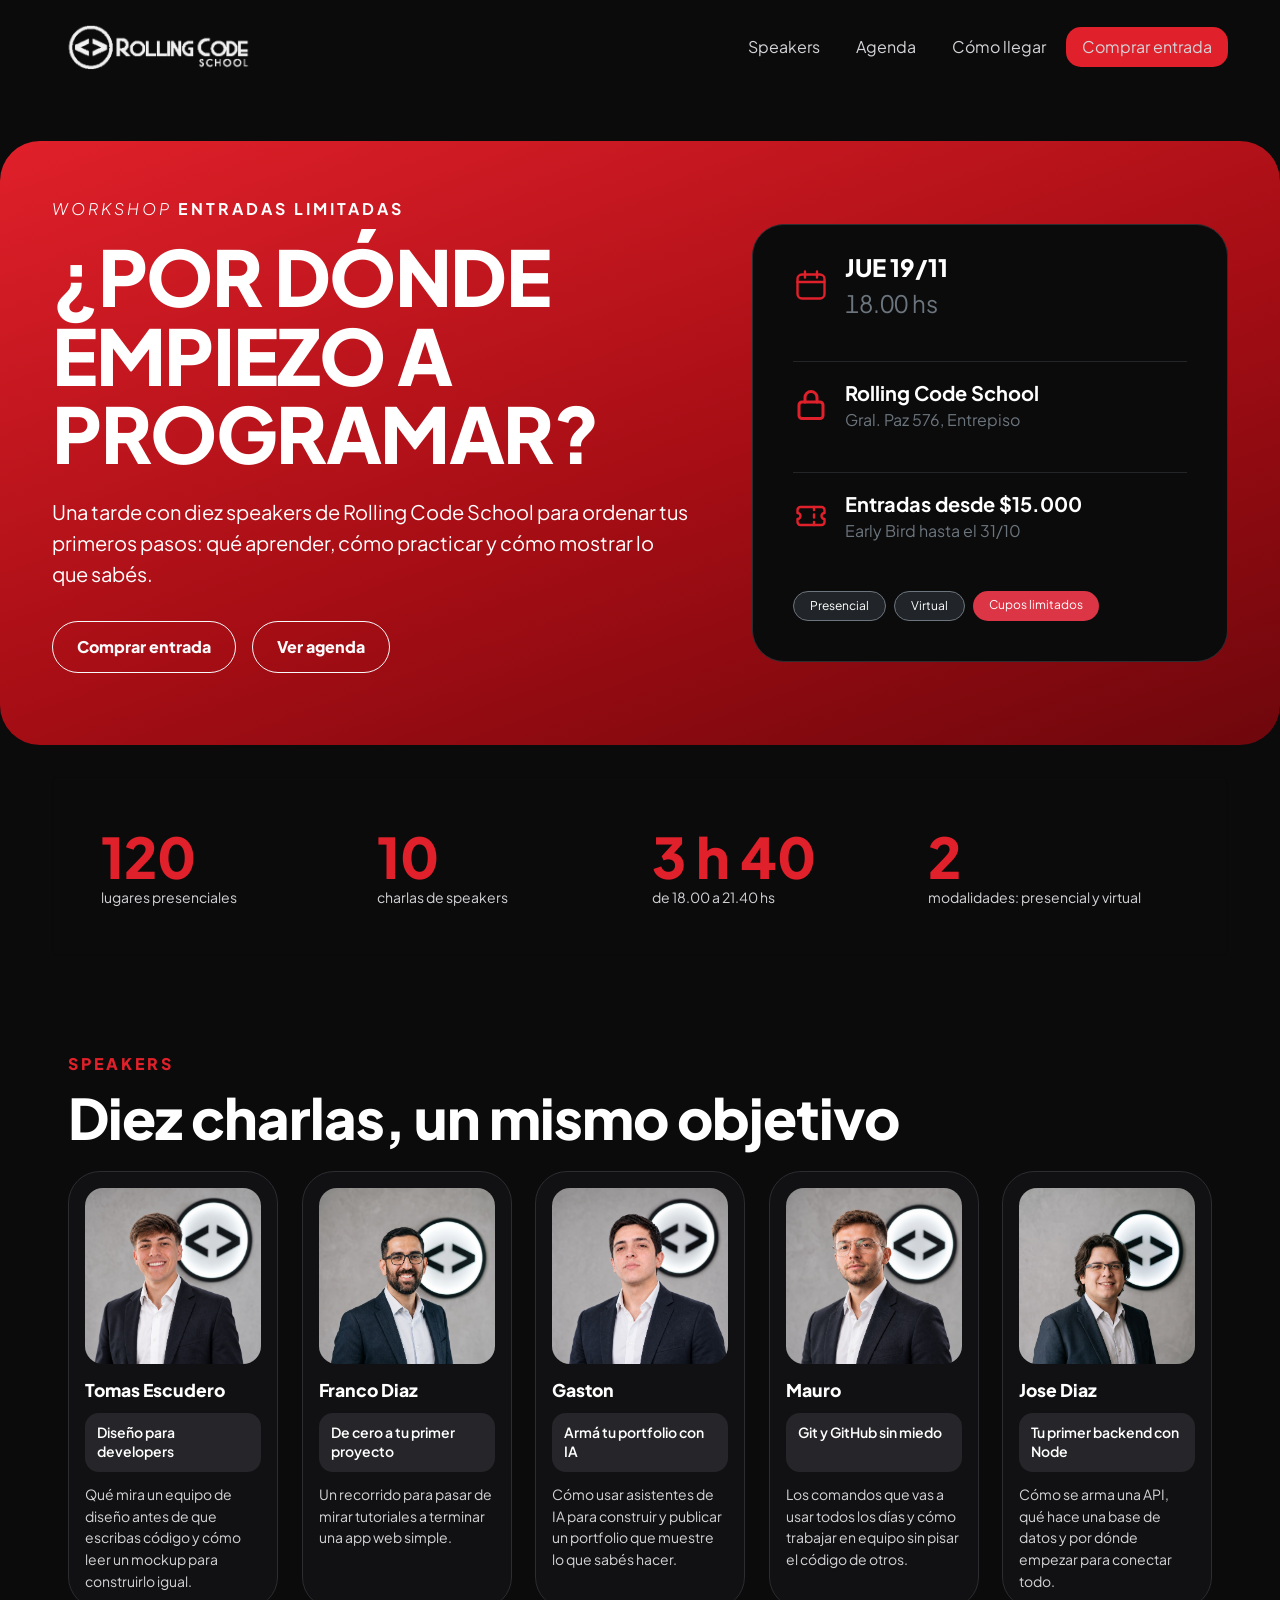
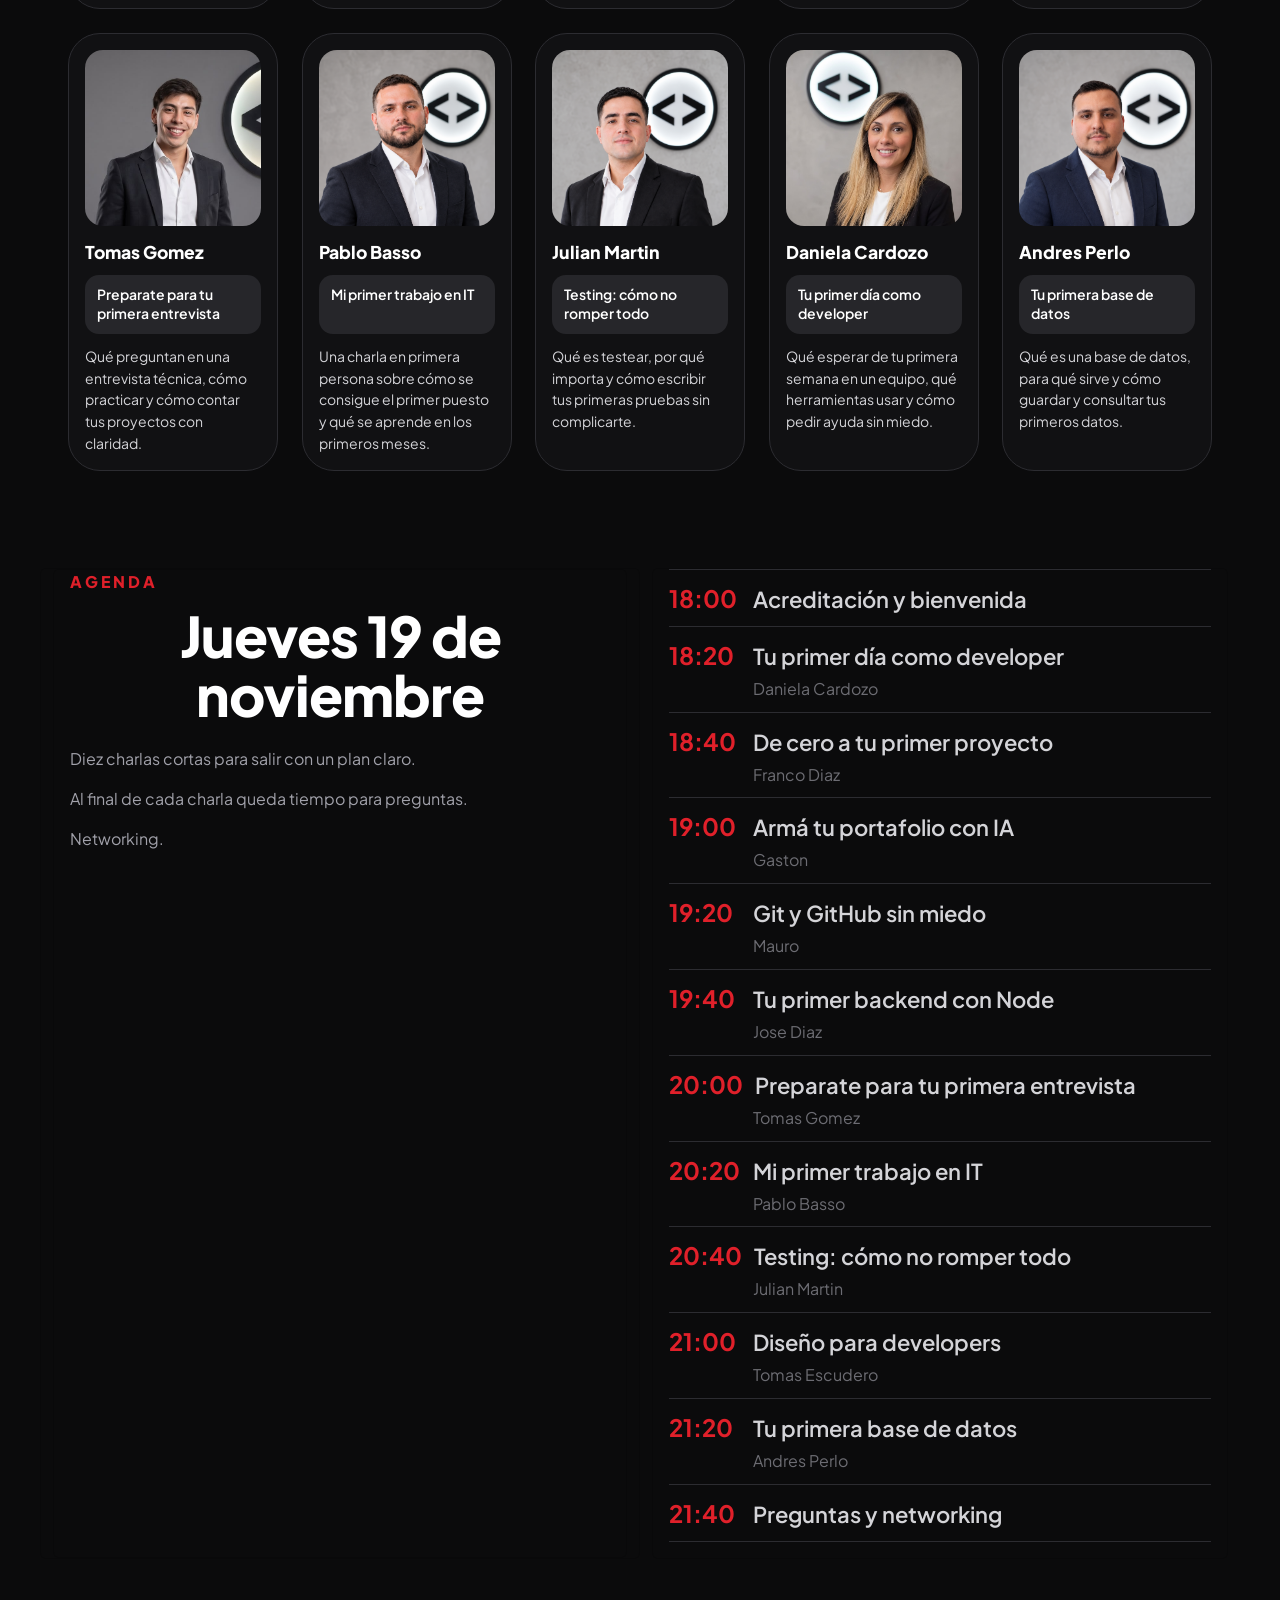
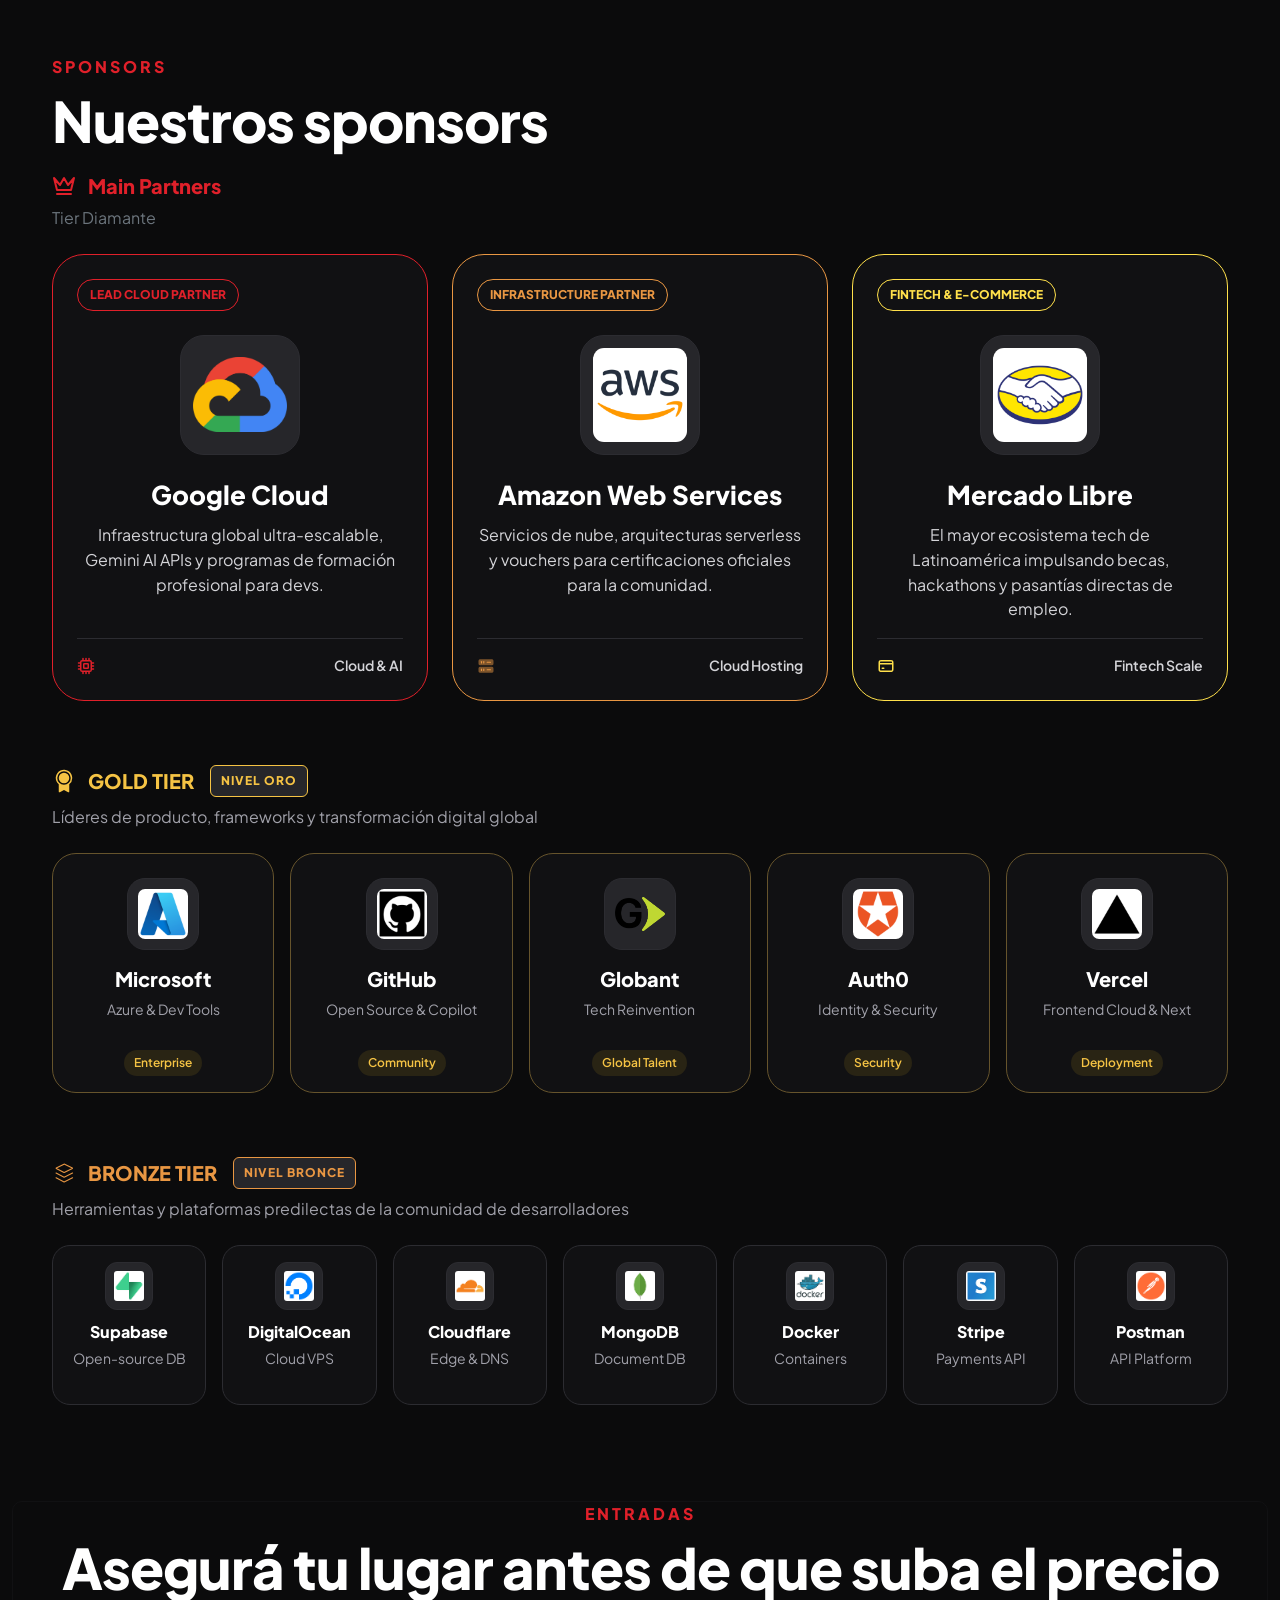
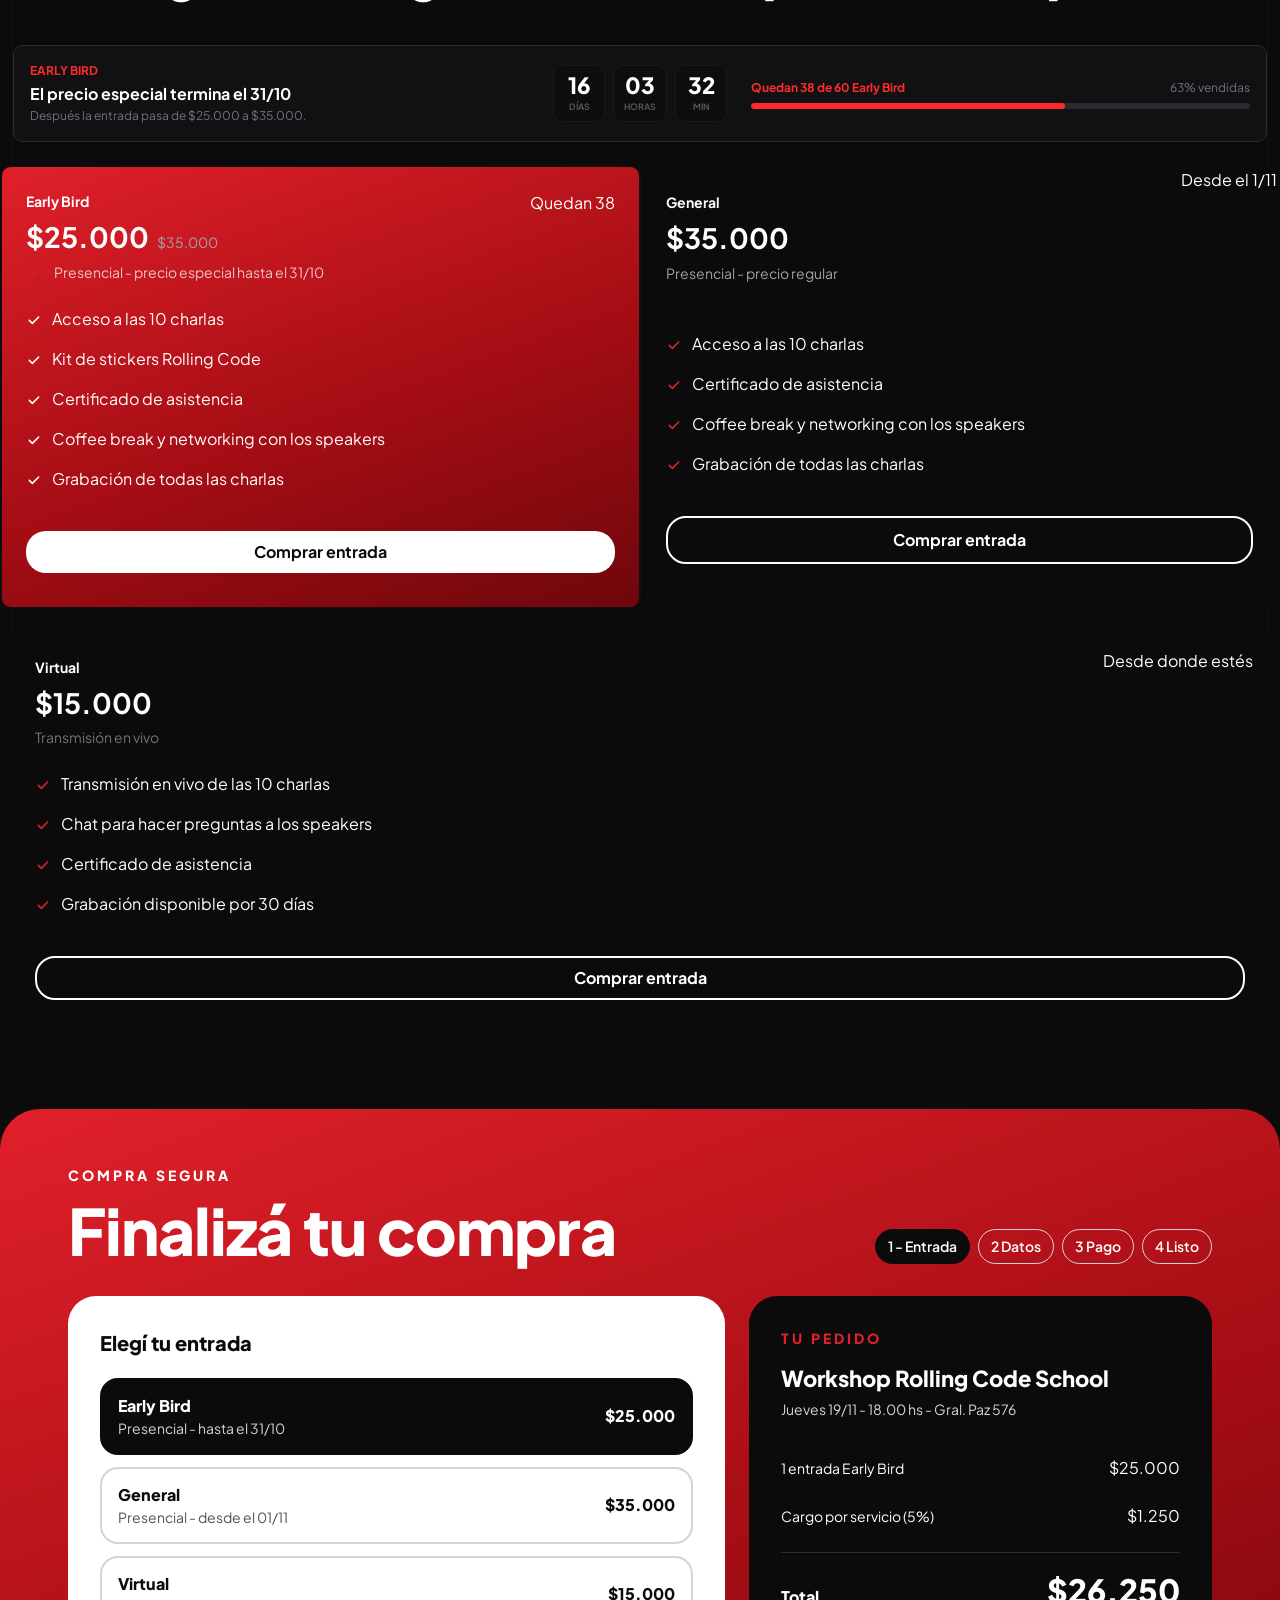
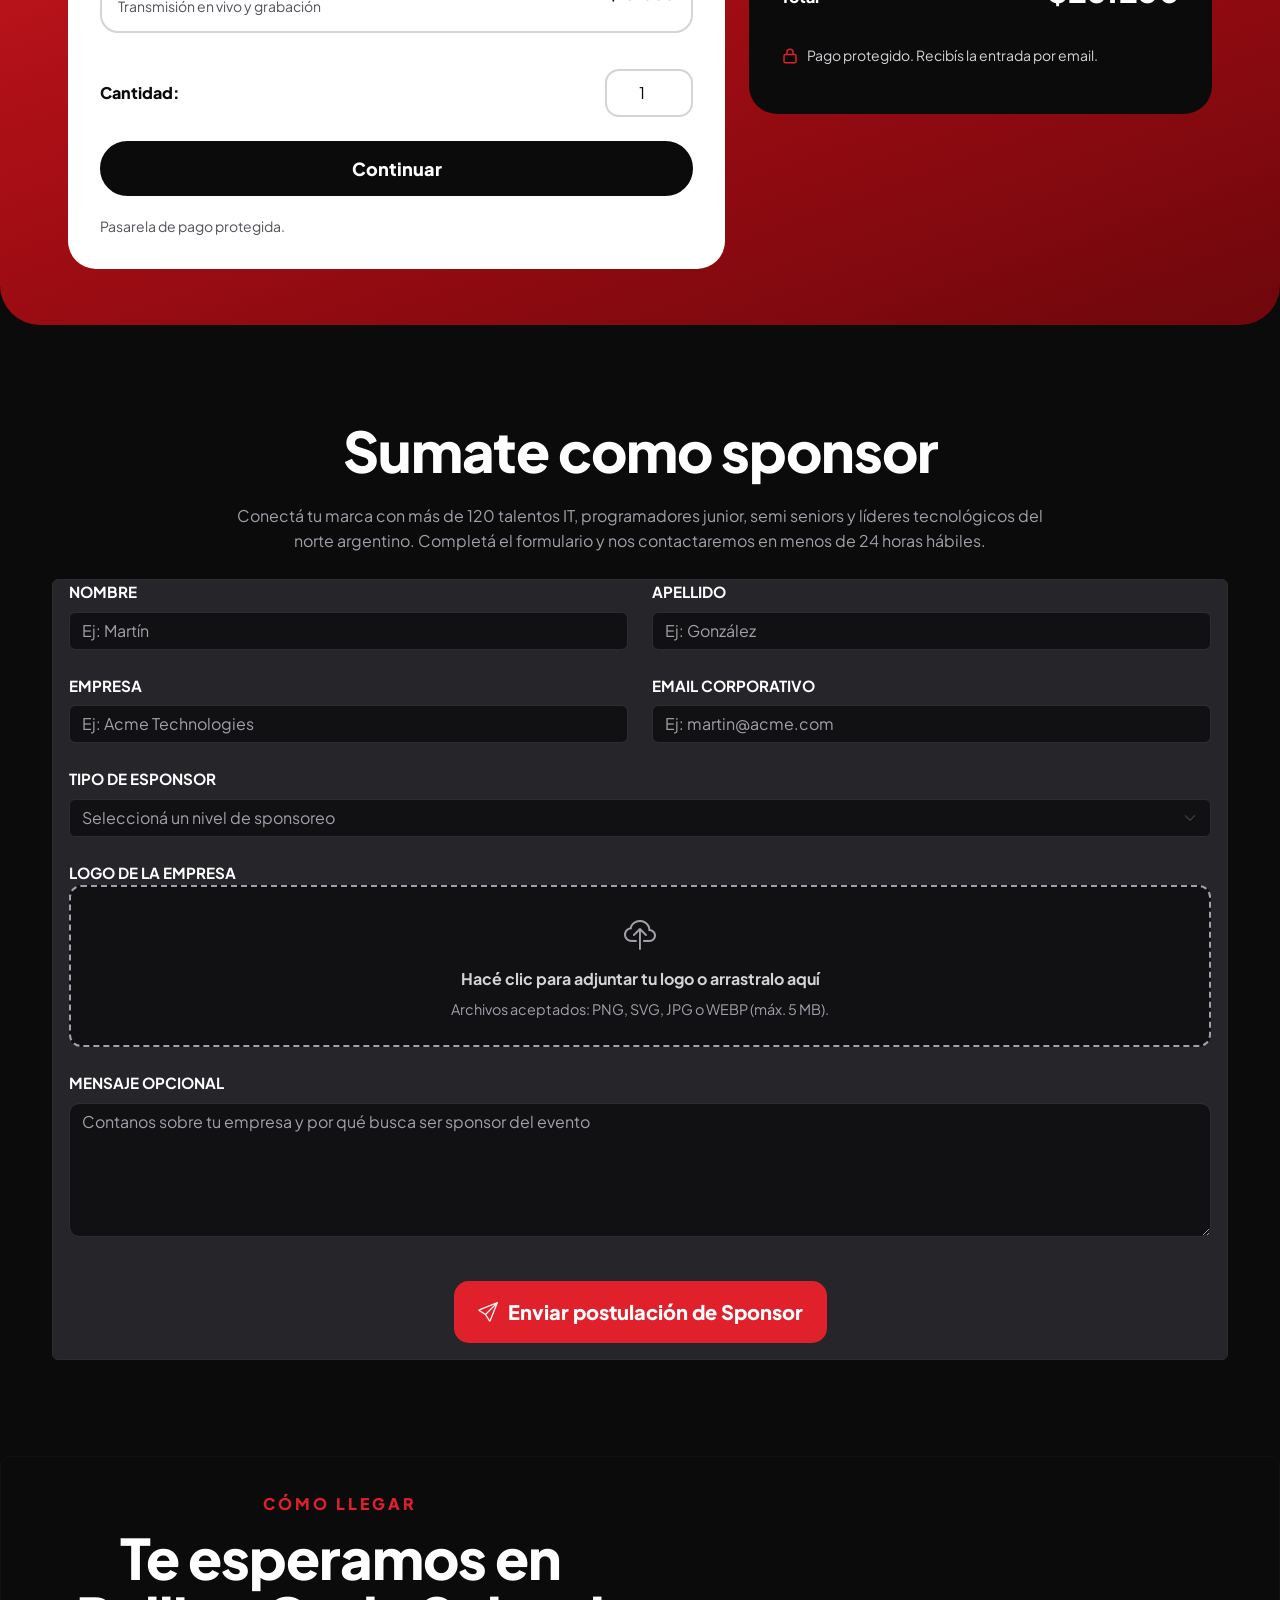
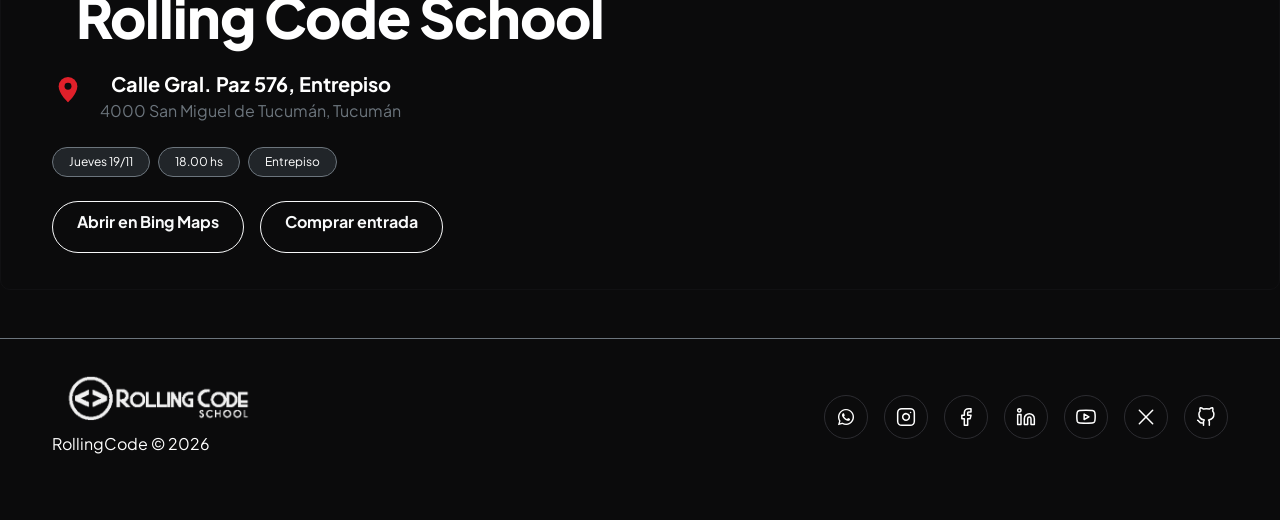
<file: landing-workshop/index.html>
<!doctype html>
<html lang="es">
  <head>
    <meta charset="UTF-8" />
    <meta name="viewport" content="width=device-width, initial-scale=1.0" />
    <title>Workshop | Rolling Code School</title>
    <link
      href="https://fonts.googleapis.com/css2?family=Plus+Jakarta+Sans:ital,wght@0,300;0,400;0,600;0,800&display=swap"
      rel="stylesheet"
    />
    <link
      href="https://cdn.jsdelivr.net/npm/bootstrap@5.3.8/dist/css/bootstrap.min.css"
      rel="stylesheet"
    />
    <link
      rel="stylesheet"
      href="https://cdn.jsdelivr.net/npm/bootstrap-icons@1.11.3/font/bootstrap-icons.min.css"
    />
    <link href="./css/styles.css?v=2" rel="stylesheet" />
  </head>
  <body>
    <header class="site-header container custom-container">
      <a
        class="site-header__brand"
        href="#"
        aria-label="Rolling Code School, inicio"
      >
        <img
          src="./img/logo-rolling-blanco.png"
          alt="Rolling Code School"
          class="site-header__logo"
        />
      </a>
      <input
        class="site-header__control"
        type="checkbox"
        id="menu-principal"
        aria-controls="enlaces-principales"
        aria-label="Mostrar u ocultar el menú principal"
      />
      <label class="site-header__boton" for="menu-principal">
        <span class="site-header__hamburguesa" aria-hidden="true"></span>
        Menú
      </label>
      <nav
        class="navegacion-principal"
        id="enlaces-principales"
        aria-label="Navegación principal"
      >
        <ul class="nav nav-pills">
          <li class="nav-item">
            <a class="nav-link" href="#speakers">Speakers</a>
          </li>
          <li class="nav-item">
            <a class="nav-link" href="#agenda">Agenda</a>
          </li>
          <li class="nav-item">
            <a class="nav-link" href="#como-llegar">Cómo llegar</a>
          </li>
          <li class="nav-item">
            <a class="nav-link active" href="#fC">Comprar entrada</a>
          </li>
        </ul>
      </nav>
    </header>
    <main>
      <section class="bloque_hero mx-auto">
        <div class="container custom-container">
          <div class="row align-items-center">
            <div class="col-lg-7 pe-lg-5">
              <p class="etiqueta_parrafo mb-3">
                <em class="fw-light">WORKSHOP </em>
                <strong>ENTRADAS LIMITADAS</strong>
              </p>

              <h1 class="titulo-principal mb-4">
                ¿POR DÓNDE EMPIEZO A
                <span class="palabra_programar">PROGRAMAR?</span>
              </h1>

              <p class="parrafo-principal">
                Una tarde con diez speakers de Rolling Code School para ordenar
                tus primeros pasos: qué aprender, cómo practicar y cómo mostrar
                lo que sabés.
              </p>

              <div class="hero-acciones d-flex gap-3 mb-3">
                <form action="./index.html#fC" method="get" class="d-inline">
                  <button class="btn btn-outline-light rounded-pill px-4">
                    Comprar entrada
                  </button>
                </form>
                <form
                  action="./index.html#agenda"
                  method="get"
                  class="d-inline"
                >
                  <button class="btn btn-outline-light rounded-pill px-4">
                    Ver agenda
                  </button>
                </form>
              </div>
            </div>
            <div class="col-lg-5 mt-4 mt-lg-0">
              <div class="card card_agenda p-4">
                <div class="card-body">
                  <div class="d-flex align-items-center mb-4">
                    <img
                      src="./img/iconos/calendario.svg"
                      alt="Calendario"
                      class="me-3"
                      width="36"
                    />
                    <div>
                      <p class="mb-0 texto-agenda-titulo">JUE 19/11</p>
                      <p class="mb-0 texto-agenda-sub text-secondary">
                        18.00 hs
                      </p>
                    </div>
                  </div>

                  <hr class="border-secondary" />

                  <div class="d-flex align-items-center mb-4">
                    <img
                      src="./img/iconos/candado.svg"
                      alt="Ubicación"
                      class="me-3"
                      width="36"
                    />
                    <div>
                      <p class="mb-0 fw-bold fs-5">Rolling Code School</p>
                      <p class="mb-0 text-secondary">
                        Gral. Paz 576, Entrepiso
                      </p>
                    </div>
                  </div>

                  <hr class="border-secondary" />

                  <div class="d-flex align-items-center mb-4">
                    <img
                      src="./img/iconos/entrada.svg"
                      alt="Entrada"
                      class="me-3"
                      width="36"
                    />
                    <div>
                      <p class="mb-0 fw-bold fs-5">Entradas desde $15.000</p>
                      <p class="mb-0 text-secondary">
                        Early Bird hasta el 31/10
                      </p>
                    </div>
                  </div>

                  <div class="d-flex gap-2 flex-wrap mt-4">
                    <span
                      class="badge rounded-pill bg-dark border border-secondary px-3 py-2 fw-normal"
                      >Presencial</span
                    >
                    <span
                      class="badge rounded-pill bg-dark border border-secondary px-3 py-2 fw-normal"
                      >Virtual</span
                    >
                    <span
                      class="badge rounded-pill bg-danger px-3 py-2 fw-normal"
                      >Cupos limitados</span
                    >
                  </div>
                </div>
              </div>
            </div>
          </div>
        </div>
      </section>

      <section class="container seccion-landing seccion-estadisticas">
        <div class="card card-estadisticas p-4 p-md-5">
          <div class="row text-center text-md-start g-4">
            <div class="col-6 col-lg-3">
              <div class="estadistica-item">
                <figure class="mb-0">
                  <blockquote class="blockquote mb-0">
                    <h3 class="estadistica-numero anim-120"></h3>
                  </blockquote>
                  <figcaption class="estadistica-texto mb-0">
                    lugares presenciales
                  </figcaption>
                </figure>
              </div>
            </div>

            <div class="col-6 col-lg-3">
              <div class="estadistica-item">
                <figure class="mb-0">
                  <blockquote class="blockquote mb-0">
                    <h3 class="estadistica-numero anim-10"></h3>
                  </blockquote>
                  <figcaption class="estadistica-texto mb-0">
                    charlas de speakers
                  </figcaption>
                </figure>
              </div>
            </div>

            <div class="col-6 col-lg-3">
              <div class="estadistica-item">
                <figure class="mb-0">
                  <blockquote class="blockquote mb-0">
                    <h3 class="estadistica-numero anim-3h40"></h3>
                  </blockquote>
                  <figcaption class="estadistica-texto mb-0">
                    de 18.00 a 21.40 hs
                  </figcaption>
                </figure>
              </div>
            </div>

            <div class="col-6 col-lg-3">
              <div class="estadistica-item">
                <figure class="mb-0">
                  <blockquote class="blockquote mb-0">
                    <h3 class="estadistica-numero anim-2"></h3>
                  </blockquote>
                  <figcaption class="estadistica-texto mb-0">
                    modalidades: presencial y virtual
                  </figcaption>
                </figure>
              </div>
            </div>
          </div>
        </div>
      </section>

      <section id="speakers" class="speakers-section seccion-landing">
        <div class="container">
          <p class="speakers-label etiqueta-seccion">SPEAKERS</p>
          <h2 class="speakers-title titulo-seccion">
            Diez charlas, un mismo objetivo
          </h2>
          <p class="speakers-ayudaCarrusel">
            Deslizá para conocer a los diez speakers.
          </p>
          <div
            class="speakers-carrusel row row-cols-1 row-cols-sm-2 row-cols-md-3 row-cols-xl-5 g-4"
            role="region"
            aria-label="Speakers y sus charlas"
            tabindex="0"
          >
            <div class="col">
              <article class="speaker-card">
                <img
                  class="speaker-card__photo"
                  src="./img/speakers/speaker-01-tomas-escudero.png"
                  alt="Tomas Escudero"
                />
                <h3 class="speaker-card__name">Tomas Escudero</h3>
                <p class="speaker-card__talk">Diseño para developers</p>
                <p class="speaker-card__description">
                  Qué mira un equipo de diseño antes de que escribas código y
                  cómo leer un mockup para construirlo igual.
                </p>
              </article>
            </div>
            <div class="col">
              <article class="speaker-card">
                <img
                  class="speaker-card__photo"
                  src="./img/speakers/speaker-02-franco-diaz.jpg"
                  alt="Franco Diaz"
                />
                <h3 class="speaker-card__name">Franco Diaz</h3>
                <p class="speaker-card__talk">De cero a tu primer proyecto</p>
                <p class="speaker-card__description">
                  Un recorrido para pasar de mirar tutoriales a terminar una app
                  web simple.
                </p>
              </article>
            </div>
            <div class="col">
              <article class="speaker-card">
                <img
                  class="speaker-card__photo"
                  src="./img/speakers/speaker-03-gaston.png"
                  alt="Gaston"
                />
                <h3 class="speaker-card__name">Gaston</h3>
                <p class="speaker-card__talk">Armá tu portfolio con IA</p>
                <p class="speaker-card__description">
                  Cómo usar asistentes de IA para construir y publicar un
                  portfolio que muestre lo que sabés hacer.
                </p>
              </article>
            </div>
            <div class="col">
              <article class="speaker-card">
                <img
                  class="speaker-card__photo"
                  src="./img/speakers/speaker-04-mauro.png"
                  alt="Mauro"
                />
                <h3 class="speaker-card__name">Mauro</h3>
                <p class="speaker-card__talk">Git y GitHub sin miedo</p>
                <p class="speaker-card__description">
                  Los comandos que vas a usar todos los días y cómo trabajar en
                  equipo sin pisar el código de otros.
                </p>
              </article>
            </div>
            <div class="col">
              <article class="speaker-card">
                <img
                  class="speaker-card__photo"
                  src="./img/speakers/speaker-05-jose-diaz.jpg"
                  alt="Jose Diaz"
                />
                <h3 class="speaker-card__name">Jose Diaz</h3>
                <p class="speaker-card__talk">Tu primer backend con Node</p>
                <p class="speaker-card__description">
                  Cómo se arma una API, qué hace una base de datos y por dónde
                  empezar para conectar todo.
                </p>
              </article>
            </div>
            <div class="col">
              <article class="speaker-card">
                <div
                  class="speaker-card__photo-frame speaker-card__photo-frame--zoom"
                >
                  <img
                    class="speaker-card__photo"
                    src="./img/speakers/speaker-06-tomas-gomez.jpg"
                    alt="Tomas Gomez"
                  />
                </div>
                <h3 class="speaker-card__name">Tomas Gomez</h3>
                <p class="speaker-card__talk">
                  Preparate para tu primera entrevista
                </p>
                <p class="speaker-card__description">
                  Qué preguntan en una entrevista técnica, cómo practicar y cómo
                  contar tus proyectos con claridad.
                </p>
              </article>
            </div>
            <div class="col">
              <article class="speaker-card">
                <img
                  class="speaker-card__photo"
                  src="./img/speakers/speaker-07-pablo-basso.png"
                  alt="Pablo Basso"
                />
                <h3 class="speaker-card__name">Pablo Basso</h3>
                <p class="speaker-card__talk">Mi primer trabajo en IT</p>
                <p class="speaker-card__description">
                  Una charla en primera persona sobre cómo se consigue el primer
                  puesto y qué se aprende en los primeros meses.
                </p>
              </article>
            </div>
            <div class="col">
              <article class="speaker-card">
                <img
                  class="speaker-card__photo"
                  src="./img/speakers/speaker-08-julian-martin.png"
                  alt="Julian Martin"
                />
                <h3 class="speaker-card__name">Julian Martin</h3>
                <p class="speaker-card__talk">Testing: cómo no romper todo</p>
                <p class="speaker-card__description">
                  Qué es testear, por qué importa y cómo escribir tus primeras
                  pruebas sin complicarte.
                </p>
              </article>
            </div>
            <div class="col">
              <article class="speaker-card">
                <img
                  class="speaker-card__photo"
                  src="./img/speakers/speaker-09-daniela-cardozo.jpg"
                  alt="Daniela Cardozo"
                />
                <h3 class="speaker-card__name">Daniela Cardozo</h3>
                <p class="speaker-card__talk">Tu primer día como developer</p>
                <p class="speaker-card__description">
                  Qué esperar de tu primera semana en un equipo, qué
                  herramientas usar y cómo pedir ayuda sin miedo.
                </p>
              </article>
            </div>
            <div class="col">
              <article class="speaker-card">
                <img
                  class="speaker-card__photo speaker-card__photo--andres"
                  src="./img/speakers/speaker-10-andres-perlo.png"
                  alt="Andres Perlo"
                />
                <h3 class="speaker-card__name">Andres Perlo</h3>
                <p class="speaker-card__talk">Tu primera base de datos</p>
                <p class="speaker-card__description">
                  Qué es una base de datos, para qué sirve y cómo guardar y
                  consultar tus primeros datos.
                </p>
              </article>
            </div>
          </div>
        </div>
      </section>
      <section id="agenda" class="container bloque-agregado seccion-landing">
        <div class="row g-4 justify-content-center">
          <div class="card agenda col-12 col-md-6">
            <div class="card h-100">
              <div class="card-body text-center bloque-agregado-izquierda">
                <p class="etiqueta-seccion">Agenda</p>
                <h2 class="card-title titulo-seccion">
                  Jueves 19 de noviembre
                </h2>
                <p class="card-text">
                  Diez charlas cortas para salir con un plan claro.
                </p>
                <p class="card-text">
                  Al final de cada charla queda tiempo para preguntas.
                </p>
                <p class="card-text">Networking.</p>
              </div>
            </div>
          </div>
          <div class="col-12 col-md-6">
            <div class="card h-100">
              <div class="card-body text-start bloque-agregado-derecha">
                <div class="subdivisiones-derecha">
                  <div>
                    <p>
                      <span class="hora">18:00</span>
                      <span class="evento">Acreditación y bienvenida </span>
                    </p>
                  </div>
                  <div>
                    <p>
                      <span class="hora">18:20</span>
                      <span class="evento">Tu primer día como developer</span>
                    </p>
                    <p class="subtexto-agenda">Daniela Cardozo</p>
                  </div>
                  <div>
                    <p>
                      <span class="hora">18:40</span>
                      <span class="evento">De cero a tu primer proyecto</span>
                    </p>
                    <p class="subtexto-agenda">Franco Diaz</p>
                  </div>
                  <div>
                    <p>
                      <span class="hora">19:00</span>
                      <span class="evento">Armá tu portafolio con IA</span>
                    </p>
                    <p class="subtexto-agenda">Gaston</p>
                  </div>
                  <div>
                    <p>
                      <span class="hora">19:20</span>
                      <span class="evento">Git y GitHub sin miedo</span>
                    </p>
                    <p class="subtexto-agenda">Mauro</p>
                  </div>
                  <div>
                    <p>
                      <span class="hora">19:40</span>
                      <span class="evento">Tu primer backend con Node</span>
                    </p>
                    <p class="subtexto-agenda">Jose Diaz</p>
                  </div>
                  <div>
                    <p>
                      <span class="hora">20:00</span>
                      <span class="evento"
                        >Preparate para tu primera entrevista</span
                      >
                    </p>
                    <p class="subtexto-agenda">Tomas Gomez</p>
                  </div>
                  <div>
                    <p>
                      <span class="hora">20:20</span>
                      <span class="evento">Mi primer trabajo en IT</span>
                    </p>
                    <p class="subtexto-agenda">Pablo Basso</p>
                  </div>
                  <div>
                    <p>
                      <span class="hora">20:40</span>
                      <span class="evento">Testing: cómo no romper todo</span>
                    </p>
                    <p class="subtexto-agenda">Julian Martin</p>
                  </div>
                  <div>
                    <p>
                      <span class="hora">21:00</span>
                      <span class="evento">Diseño para developers</span>
                    </p>
                    <p class="subtexto-agenda">Tomas Escudero</p>
                  </div>
                  <div>
                    <p>
                      <span class="hora">21:20</span>
                      <span class="evento">Tu primera base de datos</span>
                    </p>
                    <p class="subtexto-agenda">Andres Perlo</p>
                  </div>
                  <div>
                    <p>
                      <span class="hora">21:40</span>
                      <span class="evento">Preguntas y networking</span>
                    </p>
                  </div>
                </div>
              </div>
            </div>
          </div>
        </div>
      </section>

      <section id="sponsors" class="sponsors-section seccion-landing">
        <div class="container">
          <header class="mb-4">
            <p class="sponsors-etiqueta etiqueta-seccion">SPONSORS</p>
            <h2 class="sponsors-titulo titulo-seccion">Nuestros sponsors</h2>
          </header>

          <div class="mb-4">
            <h3 class="sponsors-nivel">
              <img
                class="sponsors-iconoNivel"
                src="./img/iconos/sponsors/crown.svg"
                alt=""
                width="24"
                height="24"
              />
              Main Partners
            </h3>
            <p class="text-secondary mb-0">Tier Diamante</p>
          </div>
          <div class="row row-cols-1 row-cols-md-2 row-cols-lg-3 g-4">
            <div class="col">
              <article
                class="card sponsors-tarjeta sponsors-tarjeta--google h-100"
              >
                <div class="card-body d-flex flex-column p-4">
                  <p class="sponsors-categoria">Lead Cloud Partner</p>
                  <img
                    class="sponsors-logo"
                    src="./img/sponsors/google-cloud-seeklogo.png"
                    alt="Google Cloud"
                    loading="lazy"
                  />
                  <h4 class="sponsors-nombre">Google Cloud</h4>
                  <p class="sponsors-descripcion">
                    Infraestructura global ultra-escalable, Gemini AI APIs y
                    programas de formación profesional para devs.
                  </p>
                  <div class="sponsors-pie mt-auto pt-3">
                    <img
                      src="./img/iconos/sponsors/procesador.svg"
                      alt=""
                      width="18"
                      height="18"
                    />
                    Cloud &amp; AI
                  </div>
                </div>
              </article>
            </div>
            <div class="col">
              <article
                class="card sponsors-tarjeta sponsors-tarjeta--aws h-100"
              >
                <div class="card-body d-flex flex-column p-4">
                  <p class="sponsors-categoria">Infrastructure Partner</p>
                  <img
                    class="sponsors-logo"
                    src="./img/sponsors/amazon-web-services-aws-logo.png"
                    alt="Amazon Web Services"
                    loading="lazy"
                  />
                  <h4 class="sponsors-nombre">Amazon Web Services</h4>
                  <p class="sponsors-descripcion">
                    Servicios de nube, arquitecturas serverless y vouchers para
                    certificaciones oficiales para la comunidad.
                  </p>
                  <div class="sponsors-pie mt-auto pt-3">
                    <img
                      src="./img/iconos/sponsors/base_de_datos.svg"
                      alt=""
                      width="18"
                      height="18"
                    />
                    Cloud Hosting
                  </div>
                </div>
              </article>
            </div>
            <div class="col">
              <article
                class="card sponsors-tarjeta sponsors-tarjeta--mercadoLibre h-100"
              >
                <div class="card-body d-flex flex-column p-4">
                  <p class="sponsors-categoria">Fintech &amp; E-commerce</p>
                  <img
                    class="sponsors-logo"
                    src="./img/sponsors/mercado-libre-logo-png_seeklogo.png"
                    alt="Mercado Libre"
                    loading="lazy"
                  />
                  <h4 class="sponsors-nombre">Mercado Libre</h4>
                  <p class="sponsors-descripcion">
                    El mayor ecosistema tech de Latinoamérica impulsando becas,
                    hackathons y pasantías directas de empleo.
                  </p>
                  <div class="sponsors-pie mt-auto pt-3">
                    <img
                      src="./img/iconos/sponsors/credit-card.svg"
                      alt=""
                      width="18"
                      height="18"
                    />
                    Fintech Scale
                  </div>
                </div>
              </article>
            </div>
          </div>

          <div class="sponsors-grupo sponsors-grupo--oro">
            <header class="mb-4">
              <div class="d-flex align-items-center flex-wrap gap-3 mb-2">
                <h3 class="sponsors-nivel mb-0">
                  <img
                    class="sponsors-iconoNivel"
                    src="./img/iconos/sponsors/medal.svg"
                    alt=""
                    width="24"
                    height="24"
                  />
                  Gold Tier
                </h3>
                <span class="sponsors-nivelEtiqueta">Nivel Oro</span>
              </div>
              <p class="sponsors-descripcionNivel mb-0">
                Líderes de producto, frameworks y transformación digital global
              </p>
            </header>
            <div
              class="row row-cols-1 row-cols-sm-2 row-cols-md-3 row-cols-xl-5 g-3 sponsors-grilla--oro"
            >
              <div class="col">
                <article
                  class="card sponsors-tarjeta sponsors-tarjeta--oro h-100"
                >
                  <div
                    class="card-body d-flex flex-column align-items-center text-center p-3"
                  >
                    <img
                      class="sponsors-logo"
                      src="./img/sponsors/microsoft-azure-logo-png_seeklogo.png"
                      alt="Microsoft"
                      loading="lazy"
                    />
                    <h4 class="sponsors-nombre">Microsoft</h4>
                    <p class="sponsors-descripcion">Azure &amp; Dev Tools</p>
                    <span class="sponsors-insignia mt-auto">Enterprise</span>
                  </div>
                </article>
              </div>
              <div class="col">
                <article
                  class="card sponsors-tarjeta sponsors-tarjeta--oro h-100"
                >
                  <div
                    class="card-body d-flex flex-column align-items-center text-center p-3"
                  >
                    <img
                      class="sponsors-logo"
                      src="./img/sponsors/github-logo-png_seeklogo.png"
                      alt="GitHub"
                      loading="lazy"
                    />
                    <h4 class="sponsors-nombre">GitHub</h4>
                    <p class="sponsors-descripcion">
                      Open Source &amp; Copilot
                    </p>
                    <span class="sponsors-insignia mt-auto">Community</span>
                  </div>
                </article>
              </div>
              <div class="col">
                <article
                  class="card sponsors-tarjeta sponsors-tarjeta--oro h-100"
                >
                  <div
                    class="card-body d-flex flex-column align-items-center text-center p-3"
                  >
                    <img
                      class="sponsors-logo"
                      src="./img/sponsors/Globant.png"
                      alt="Globant"
                      loading="lazy"
                    />
                    <h4 class="sponsors-nombre">Globant</h4>
                    <p class="sponsors-descripcion">Tech Reinvention</p>
                    <span class="sponsors-insignia mt-auto">Global Talent</span>
                  </div>
                </article>
              </div>
              <div class="col">
                <article
                  class="card sponsors-tarjeta sponsors-tarjeta--oro h-100"
                >
                  <div
                    class="card-body d-flex flex-column align-items-center text-center p-3"
                  >
                    <img
                      class="sponsors-logo"
                      src="./img/sponsors/auth0-logo-png_seeklogo-.png"
                      alt="Auth0"
                      loading="lazy"
                    />
                    <h4 class="sponsors-nombre">Auth0</h4>
                    <p class="sponsors-descripcion">Identity &amp; Security</p>
                    <span class="sponsors-insignia mt-auto">Security</span>
                  </div>
                </article>
              </div>
              <div class="col">
                <article
                  class="card sponsors-tarjeta sponsors-tarjeta--oro h-100"
                >
                  <div
                    class="card-body d-flex flex-column align-items-center text-center p-3"
                  >
                    <img
                      class="sponsors-logo"
                      src="./img/sponsors/vercel-logo-png_seeklogo-.png"
                      alt="Vercel"
                      loading="lazy"
                    />
                    <h4 class="sponsors-nombre">Vercel</h4>
                    <p class="sponsors-descripcion">
                      Frontend Cloud &amp; Next
                    </p>
                    <span class="sponsors-insignia mt-auto">Deployment</span>
                  </div>
                </article>
              </div>
            </div>
          </div>

          <div class="sponsors-grupo sponsors-grupo--bronce">
            <header class="mb-4">
              <div class="d-flex align-items-center flex-wrap gap-3 mb-2">
                <h3 class="sponsors-nivel mb-0">
                  <img
                    class="sponsors-iconoNivel"
                    src="./img/iconos/sponsors/stack.svg"
                    alt=""
                    width="24"
                    height="24"
                  />
                  Bronze Tier
                </h3>
                <span class="sponsors-nivelEtiqueta">Nivel Bronce</span>
              </div>
              <p class="sponsors-descripcionNivel mb-0">
                Herramientas y plataformas predilectas de la comunidad de
                desarrolladores
              </p>
            </header>
            <div
              class="row row-cols-1 row-cols-sm-2 row-cols-md-4 g-3 sponsors-grilla--bronce"
            >
              <div class="col">
                <article
                  class="card sponsors-tarjeta sponsors-tarjeta--bronce h-100"
                >
                  <div
                    class="card-body d-flex flex-column align-items-center text-center p-3"
                  >
                    <img
                      class="sponsors-logo"
                      src="./img/sponsors/supabase-logo-png_seeklogo-.png"
                      alt="Supabase"
                      loading="lazy"
                    />
                    <h4 class="sponsors-nombre">Supabase</h4>
                    <p class="sponsors-descripcion">Open-source DB</p>
                  </div>
                </article>
              </div>
              <div class="col">
                <article
                  class="card sponsors-tarjeta sponsors-tarjeta--bronce h-100"
                >
                  <div
                    class="card-body d-flex flex-column align-items-center text-center p-3"
                  >
                    <img
                      class="sponsors-logo"
                      src="./img/sponsors/digitalocean-icon-logo-png_seeklogo-.png"
                      alt="DigitalOcean"
                      loading="lazy"
                    />
                    <h4 class="sponsors-nombre">DigitalOcean</h4>
                    <p class="sponsors-descripcion">Cloud VPS</p>
                  </div>
                </article>
              </div>
              <div class="col">
                <article
                  class="card sponsors-tarjeta sponsors-tarjeta--bronce h-100"
                >
                  <div
                    class="card-body d-flex flex-column align-items-center text-center p-3"
                  >
                    <img
                      class="sponsors-logo"
                      src="./img/sponsors/cloudflare-logo-png_seeklogo-.png"
                      alt="Cloudflare"
                      loading="lazy"
                    />
                    <h4 class="sponsors-nombre">Cloudflare</h4>
                    <p class="sponsors-descripcion">Edge &amp; DNS</p>
                  </div>
                </article>
              </div>
              <div class="col">
                <article
                  class="card sponsors-tarjeta sponsors-tarjeta--bronce h-100"
                >
                  <div
                    class="card-body d-flex flex-column align-items-center text-center p-3"
                  >
                    <img
                      class="sponsors-logo"
                      src="./img/sponsors/mongodb-logo-png_seeklogo-.png"
                      alt="MongoDB"
                      loading="lazy"
                    />
                    <h4 class="sponsors-nombre">MongoDB</h4>
                    <p class="sponsors-descripcion">Document DB</p>
                  </div>
                </article>
              </div>
              <div class="col">
                <article
                  class="card sponsors-tarjeta sponsors-tarjeta--bronce h-100"
                >
                  <div
                    class="card-body d-flex flex-column align-items-center text-center p-3"
                  >
                    <img
                      class="sponsors-logo"
                      src="./img/sponsors/docker-logo-png_seeklogo-.png"
                      alt="Docker"
                      loading="lazy"
                    />
                    <h4 class="sponsors-nombre">Docker</h4>
                    <p class="sponsors-descripcion">Containers</p>
                  </div>
                </article>
              </div>
              <div class="col">
                <article
                  class="card sponsors-tarjeta sponsors-tarjeta--bronce h-100"
                >
                  <div
                    class="card-body d-flex flex-column align-items-center text-center p-3"
                  >
                    <img
                      class="sponsors-logo"
                      src="./img/sponsors/stripe-logo-png_seeklogo-}.png"
                      alt="Stripe"
                      loading="lazy"
                    />
                    <h4 class="sponsors-nombre">Stripe</h4>
                    <p class="sponsors-descripcion">Payments API</p>
                  </div>
                </article>
              </div>
              <div class="col">
                <article
                  class="card sponsors-tarjeta sponsors-tarjeta--bronce h-100"
                >
                  <div
                    class="card-body d-flex flex-column align-items-center text-center p-3"
                  >
                    <img
                      class="sponsors-logo"
                      src="./img/sponsors/postman-logo-png_seeklogo-.png"
                      alt="Postman"
                      loading="lazy"
                    />
                    <h4 class="sponsors-nombre">Postman</h4>
                    <p class="sponsors-descripcion">API Platform</p>
                  </div>
                </article>
              </div>
            </div>
          </div>
        </div>
      </section>
      <div
        class="contenedor entradas-section seccion-landing container-fluid d-flex flex-column align-items-center"
      >
        <section class="tarjeta text-white">
          <div class="mb-4">
            <p class="etiqueta-seccion">Entradas</p>
            <h2 class="titulo-seccion text-white">
              Asegurá tu lugar antes de que suba el precio
            </h2>
          </div>

          <div class="tarjeta-row text-center">
            <section class="banner-countdown p-3 mb-4 text-white">
              <div class="banner-info">
                <span
                  class="text-danger-custom fw-bold text-uppercase d-block mb-1 font-size-xs"
                  >Early Bird</span
                >
                <h6 class="fw-bold mb-1 text-white">
                  El precio especial termina el 31/10
                </h6>
                <p class="text-secondary opacity-70 mb-0 font-size-xs">
                  Después la entrada pasa de $25.000 a $35.000.
                </p>
              </div>
              <div class="banner-timer">
                <div class="time-block">
                  <div class="time-box">16</div>
                  <small class="time-label">DÍAS</small>
                </div>
                <div class="time-block">
                  <div class="time-box">03</div>
                  <small class="time-label">HORAS</small>
                </div>
                <div class="time-block">
                  <div class="time-box">32</div>
                  <small class="time-label">MIN</small>
                </div>
              </div>
              <div class="banner-sales">
                <div class="banner-sales-labels">
                  <span class="text-danger-custom fw-bold"
                    >Quedan 38 de 60 Early Bird</span
                  >
                  <span class="text-secondary opacity-70">63% vendidas</span>
                </div>
                <div class="banner-progress">
                  <div
                    class="progress-bar-custom progress-bar-early-bird"
                  ></div>
                </div>
              </div>
            </section>
            <div class="row g-4">
              <div class="tarjeta-pri d-flex col-12 col-md-6">
                <div class="card card-custom p-4 position-relative">
                  <span
                    class="badge-corner-dark position-absolute top-0 end-0 m-4"
                    >Quedan 38</span
                  >

                  <span class="text-start fw-bold small">Early Bird</span>
                  <div class="text-secundary d-flex align-items-baseline my-2">
                    <h3 class="card-title price fw-bold mb-0 text-white">
                      $25.000
                    </h3>
                    <span class="text-secundary ms-2 small">$35.000</span>
                  </div>

                  <ul class="list-unstyled custom-list mb-4">
                    <p class="small opacity-75 mb-4">
                      Presencial - precio especial hasta el 31/10
                    </p>
                    <p>Acceso a las 10 charlas</p>
                    <p>Kit de stickers Rolling Code</p>
                    <p>Certificado de asistencia</p>
                    <p>Coffee break y networking con los speakers</p>
                    <p>Grabación de todas las charlas</p>
                  </ul>
                  <form action="./index.html#fC" method="get">
                    <button class="btn-pri fw-bold">Comprar entrada</button>
                  </form>
                </div>
              </div>

              <div class="tarjeta col-12 col-md-6">
                <div class="card card-custom p-4 position-relative">
                  <span
                    class="badge-corner-dark position-absolute top-0 end-0 m-6"
                    >Desde el 1/11</span
                  >

                  <span class="fw-bold small text-start">General</span>
                  <h3 class="card-title price fw-bold my-2 text-white">
                    $35.000
                  </h3>
                  <p class="text-secundary small mb-4">
                    Presencial - precio regular
                  </p>
                  <div class="etiquetas-general">
                    <ul class="list-unstyled custom-list mb-4">
                      <p>Acceso a las 10 charlas</p>
                      <p>Certificado de asistencia</p>
                      <p>Coffee break y networking con los speakers</p>
                      <p>Grabación de todas las charlas</p>
                    </ul>
                    <form action="./index.html#fC" method="get">
                      <button class="btn-general fw-bold mt-auto">
                        Comprar entrada
                      </button>
                    </form>
                  </div>
                </div>
              </div>
              <div class="tarjeta-larga col-12">
                <div class="card card-custom p-4 position-relative">
                  <span
                    class="badge-corner-dark position-absolute top-0 end-0 m-3"
                    >Desde donde estés</span
                  >

                  <span class="fw-bold small text-start">Virtual</span>
                  <h3 class="card-title price fw-bold my-2 text-white">
                    $15.000
                  </h3>
                  <p class="text-secondary small mb-4">Transmisión en vivo</p>

                  <ul class="list-unstyled custom-list mb-4">
                    <p>Transmisión en vivo de las 10 charlas</p>
                    <p>Chat para hacer preguntas a los speakers</p>
                    <p>Certificado de asistencia</p>
                    <p>Grabación disponible por 30 días</p>
                  </ul>
                  <form action="./index.html#fC" method="get">
                    <button class="btn-virtual w-100 fw-bold py-2">
                      Comprar entrada
                    </button>
                  </form>
                </div>
              </div>
            </div>
          </div>
        </section>
      </div>
      <section id="fC" class="finalizarCompra-section seccion-landing">
        <div class="container">
          <header class="finalizarCompra-header">
            <p class="finalizarCompra-label">Compra segura</p>
            <div class="finalizarCompra-titulo-etapas">
              <h2 class="finalizarCompra-title">Finalizá tu compra</h2>
              <ol class="finalizarCompra-etapas">
                <li class="finalizarCompra-etapa-actual">1 - Entrada</li>
                <li>2 Datos</li>
                <li>3 Pago</li>
                <li>4 Listo</li>
              </ol>
            </div>
          </header>

          <div class="row g-4">
            <div class="col-12 col-lg-7">
              <form class="finalizarCompra-formulario">
                <fieldset>
                  <legend>Elegí tu entrada</legend>
                  <label class="finalizarCompra-opcion">
                    <input
                      type="radio"
                      name="entrada"
                      value="earlyBird"
                      checked
                    />
                    <span>
                      <strong>Early Bird</strong>
                      <small>Presencial - hasta el 31/10</small>
                    </span>
                    <span>$25.000</span>
                  </label>
                  <label class="finalizarCompra-opcion">
                    <input type="radio" name="entrada" value="general" />
                    <span>
                      <strong>General</strong>
                      <small>Presencial - desde el 01/11</small>
                    </span>
                    <span>$35.000</span>
                  </label>
                  <label class="finalizarCompra-opcion">
                    <input type="radio" name="entrada" value="online" />
                    <span>
                      <strong>Virtual</strong>
                      <small>Transmisión en vivo y grabación</small>
                    </span>
                    <span>$15.000</span>
                  </label>
                </fieldset>

                <div class="finalizarCompra-cantidad">
                  <label for="cantidadEntradas">Cantidad: </label>
                  <input
                    type="number"
                    id="cantidadEntradas"
                    name="cantidad"
                    min="1"
                    step="1"
                    value="1"
                    required
                  />
                </div>

                <a class="finalizarCompra-continuar" href="#modalDatosPago">
                  Continuar
                </a>

                <p class="finalizarCompra-aclaracion">
                  Pasarela de pago protegida.
                </p>
              </form>
            </div>

            <div class="col-12 col-lg-5">
              <aside class="finalizarCompra-resumen">
                <p class="finalizarCompra-etiqueta">TU PEDIDO</p>
                <h3>Workshop Rolling Code School</h3>
                <p>Jueves 19/11 - 18.00 hs - Gral. Paz 576</p>

                <dl class="finalizarCompra-detalle">
                  <div>
                    <dt>1 entrada Early Bird</dt>
                    <dd>$25.000</dd>
                  </div>
                  <div>
                    <dt>Cargo por servicio (5%)</dt>
                    <dd>$1.250</dd>
                  </div>
                  <div class="finalizarCompra-total">
                    <dt>Total</dt>
                    <dd>$26.250</dd>
                  </div>
                </dl>

                <p class="finalizarCompra-seguridad">
                  <img
                    src="./img/iconos/candado.svg"
                    alt=""
                    width="18"
                    height="18"
                  />
                  Pago protegido. Recibís la entrada por email.
                </p>
              </aside>
            </div>
          </div>
        </div>
      </section>

      <div
        id="modalDatosPago"
        class="pago-modal"
        role="dialog"
        aria-modal="true"
        aria-labelledby="pagoModalTitulo"
        aria-describedby="pagoModalAyuda"
        tabindex="-1"
      >
        <a
          class="pago-modal__fondo"
          href="#fC"
          aria-label="Cerrar ventana de datos y pago"
        ></a>
        <div class="pago-modal__dialog">
          <section class="modal-content modal-rc-content pago-modal__contenido">
            <div class="modal-header border-0">
              <div>
                <p class="pago-modal__etiqueta">Pasos 2 y 3 - Datos y pago</p>
                <h2 id="pagoModalTitulo" class="modal-title fw-bold fs-4">
                  Completá tus datos
                </h2>
              </div>
              <a
                class="btn-close pago-modal__cerrar"
                href="#fC"
                aria-label="Cerrar ventana"
              ></a>
            </div>
            <div class="modal-body border-0 pt-0">
              <form
                class="form-validacion"
                action="#modalCompraExitosa"
                method="get"
              >
                <fieldset class="pago-modal__grupo">
                  <div class="mb-3">
                    <label for="nombreUsuario" class="form-label fw-bold small"
                      >Nombre completo</label
                    >
                    <input
                      type="text"
                      class="form-control modal-rc-input px-3"
                      id="nombreUsuario"
                      maxlength="80"
                      minlength="4"
                      required
                      placeholder="Ej: Alex García"
                    />
                  </div>
                  <div class="row g-3">
                    <div class="col-12 col-md-5">
                      <label for="dniUsuario" class="form-label fw-bold small"
                        >DNI</label
                      >
                      <input
                        type="text"
                        class="form-control modal-rc-input px-3"
                        id="dniUsuario"
                        minlength="7"
                        maxlength="8"
                        pattern="[0-9]{7,8}"
                        inputmode="numeric"
                        title="Ingresá 7 u 8 números, sin puntos ni espacios."
                        placeholder="12345678"
                        required
                      />
                    </div>
                    <div class="col-12 col-md-7">
                      <label for="emailUsuario" class="form-label fw-bold small"
                        >Email</label
                      >
                      <input
                        type="email"
                        class="form-control modal-rc-input px-3"
                        id="emailUsuario"
                        maxlength="254"
                        required
                        placeholder="ejemplo@examplemail.com"
                      />
                    </div>
                  </div>
                </fieldset>
                <fieldset class="pago-modal__grupo">
                  <legend>Pago</legend>
                  <div class="mb-3">
                    <label for="tarjeta" class="form-label fw-bold small"
                      >Número de tarjeta</label
                    >
                    <input
                      type="text"
                      class="form-control modal-rc-input px-3"
                      id="tarjeta"
                      inputmode="numeric"
                      autocomplete="off"
                      pattern="[0-9]{16}"
                      minlength="16"
                      maxlength="16"
                      title="Ingresá 16 números seguidos, sin espacios."
                      placeholder="0000000000000000"
                      aria-describedby="pagoTarjetaAyuda"
                      required
                    />
                    <small id="pagoTarjetaAyuda" class="pago-modal__ayuda"
                      >16 números sin espacios.</small
                    >
                  </div>
                  <div class="row g-3">
                    <div class="col-6">
                      <label for="vencimiento" class="form-label fw-bold small"
                        >Vencimiento</label
                      >
                      <input
                        type="text"
                        class="form-control modal-rc-input px-3 text-center"
                        id="vencimiento"
                        placeholder="MM/AA"
                        minlength="5"
                        maxlength="5"
                        pattern="(0[1-9]|1[0-2])/[0-9]{2}"
                        title="Usá MM/AA, con un mes entre 01 y 12. Por ejemplo: 12/30."
                        aria-describedby="pagoVencimientoAyuda"
                        required
                      />
                      <small id="pagoVencimientoAyuda" class="pago-modal__ayuda"
                        >Ejemplo: 12/30</small
                      >
                    </div>
                    <div class="col-6">
                      <label for="cvv" class="form-label fw-bold small"
                        >CVV</label
                      >
                      <input
                        type="password"
                        class="form-control modal-rc-input px-3 text-center"
                        id="cvv"
                        inputmode="numeric"
                        autocomplete="off"
                        placeholder="123"
                        pattern="[0-9]{3,4}"
                        minlength="3"
                        maxlength="4"
                        title="Ingresá 3 o 4 números."
                        aria-describedby="pagoCvvAyuda"
                        required
                      />
                      <small id="pagoCvvAyuda" class="pago-modal__ayuda"
                        >3 o 4 números</small
                      >
                    </div>
                  </div>
                </fieldset>
                <div class="modal-footer border-0 p-0">
                  <button type="submit" class="finalizarCompra-continuar">
                    Confirmar pago
                  </button>
                  <a class="pago-modal__volver" href="#fC"
                    >Volver a mi entrada</a
                  >
                </div>
              </form>
            </div>
          </section>
        </div>
      </div>

      <div
        id="modalCompraExitosa"
        class="pago-modal pago-modal--exito"
        role="dialog"
        aria-modal="true"
        aria-labelledby="compraExitosaTitulo"
        tabindex="-1"
      >
        <a
          class="pago-modal__fondo"
          href="#fC"
          aria-label="Cerrar confirmación de compra"
        ></a>
        <div class="pago-modal__dialog">
          <section
            class="modal-content pago-modal__contenido pago-modal__contenido--exito"
          >
            <div class="pago-modal__check" aria-hidden="true">✓</div>
            <h2 id="compraExitosaTitulo">¡Simulación completada!</h2>
            <p>
              Los datos de ejemplo pasaron la validación. No se realizó ningún
              cobro ni se enviaron entradas.
            </p>
            <a class="pago-modal__entendido" href="#fC">Entendido</a>
          </section>
        </div>
      </div>

      <section class="container sponsor-section seccion-landing">
        <header class="sponsor-section__header">
          <h2 class="sponsor-section__title titulo-seccion text-center">
            Sumate como sponsor
          </h2>
          <p class="sponsor-section__subtitle text-center">
            Conectá tu marca con más de 120 talentos IT, programadores junior,
            semi seniors y líderes tecnológicos del norte argentino. Completá el
            formulario y nos contactaremos en menos de 24 horas hábiles.
          </p>
        </header>
        <div class="card sponsor-card">
          <div class="card-body">
            <form class="sponsor-form" action="./404.html" method="get">
              <div class="row g-4">
                <div class="col-12 col-md-6">
                  <label class="form-label" for="nombreSponsor">NOMBRE</label>
                  <input
                    type="text"
                    class="form-control"
                    id="nombreSponsor"
                    placeholder="Ej: Martín"
                    autocomplete="given-name"
                    required
                  />
                </div>
                <div class="col-12 col-md-6">
                  <label class="form-label" for="apellidoSponsor"
                    >APELLIDO</label
                  >
                  <input
                    type="text"
                    class="form-control"
                    id="apellidoSponsor"
                    placeholder="Ej: González"
                    autocomplete="family-name"
                    required
                  />
                </div>
                <div class="col-12 col-md-6">
                  <label class="form-label" for="empresaSponsor">EMPRESA</label>
                  <input
                    type="text"
                    class="form-control"
                    id="empresaSponsor"
                    placeholder="Ej: Acme Technologies"
                    autocomplete="organization"
                    required
                  />
                </div>
                <div class="col-12 col-md-6">
                  <label class="form-label" for="emailSponsor"
                    >EMAIL CORPORATIVO</label
                  >
                  <input
                    type="email"
                    class="form-control"
                    id="emailSponsor"
                    placeholder="Ej: martin@acme.com"
                    autocomplete="email"
                    required
                  />
                </div>
                <div class="col-12">
                  <label class="form-label" for="tipoSponsor"
                    >TIPO DE ESPONSOR</label
                  >
                  <select class="form-select" id="tipoSponsor" required>
                    <option value="" selected disabled>
                      Seleccioná un nivel de sponsoreo
                    </option>
                    <option value="main-partners">
                      MAIN PARTNERS (NIVEL DIAMANTE)
                    </option>
                    <option value="gold-tier">GOLD TIER (NIVEL ORO)</option>
                    <option value="bronze-tier">
                      BRONZE TIER (NIVEL BRONCE)
                    </option>
                  </select>
                </div>
                <div class="col-12">
                  <span class="form-label">LOGO DE LA EMPRESA</span>
                  <label class="sponsor-form__upload" for="materialSponsor">
                    <i class="bi bi-cloud-upload" aria-hidden="true"></i>
                    <span class="sponsor-form__upload-text">
                      Hacé clic para adjuntar tu logo o arrastralo aquí
                    </span>
                    <span class="sponsor-form__upload-hint">
                      Archivos aceptados: PNG, SVG, JPG o WEBP (máx. 5 MB).
                    </span>
                    <input
                      type="file"
                      class="sponsor-form__file"
                      id="materialSponsor"
                      aria-label="Adjuntar logo de la empresa"
                      accept=".png,.svg,.jpg,.jpeg,.webp"
                    />
                  </label>
                </div>
                <div class="col-12">
                  <label class="form-label" for="propuestaSponsor"
                    >MENSAJE OPCIONAL</label
                  >
                  <textarea
                    class="form-control sponsor-form__textarea"
                    id="propuestaSponsor"
                    rows="5"
                    placeholder="Contanos sobre tu empresa y por qué busca ser sponsor del evento"
                  ></textarea>
                </div>
                <div class="col-12">
                  <button type="submit" class="sponsor-form__submit">
                    <i class="bi bi-send" aria-hidden="true"></i>
                    Enviar postulación de Sponsor
                  </button>
                </div>
              </div>
            </form>
          </div>
        </div>
      </section>

      <section id="como-llegar" class="tarjeta seccion-landing text-white">
        <div class="container custom-container">
          <div class="row align-items-center g-4">
            <div class="col-lg-6">
              <p class="etiqueta-seccion">Cómo llegar</p>
              <h2 class="titulo-seccion text-white">
                Te esperamos en<br />Rolling Code School
              </h2>
              <div class="d-flex align-items-start gap-3 mb-4">
                <img
                  src="./img/iconos/ubicacion.svg"
                  alt="Rolling Code Ubicación"
                  height="32"
                  class="logo-social-rolling mt-1"
                />
                <div>
                  <p class="mb-0 fw-bold fs-5">
                    Calle Gral. Paz 576, Entrepiso
                  </p>
                  <p class="mb-0 text-secondary">
                    4000 San Miguel de Tucumán, Tucumán
                  </p>
                </div>
              </div>

              <div class="d-flex gap-2 flex-wrap mb-4">
                <span
                  class="badge rounded-pill bg-dark border border-secondary px-3 py-2 fw-normal"
                >
                  Jueves 19/11
                </span>
                <span
                  class="badge rounded-pill bg-dark border border-secondary px-3 py-2 fw-normal"
                >
                  18.00 hs
                </span>
                <span
                  class="badge rounded-pill bg-dark border border-secondary px-3 py-2 fw-normal"
                >
                  Entrepiso
                </span>
              </div>

              <div class="d-flex gap-3 mt-4">
                <a
                  href="https://www.bing.com/maps?q=Calle%20General%20Paz%20576%2C%20San%20Miguel%20de%20Tucum%C3%A1n%2C%20Tucum%C3%A1n%2C%20Argentina"
                  target="_blank"
                  rel="noopener noreferrer"
                  class="btn btn-outline-light rounded-pill px-4 py-2 fw-bold"
                >
                  Abrir en Bing Maps
                </a>
                <a
                  href="#fC"
                  class="btn btn-outline-light rounded-pill px-4 py-2 fw-bold"
                >
                  Comprar entrada
                </a>
              </div>
            </div>

            <div class="col-lg-6">
              <div class="mapa-contenedor ratio ratio-4x3">
                <iframe
                  src="https://maps.google.com/maps?q=Calle%20General%20Paz%20576%2C%20San%20Miguel%20de%20Tucum%C3%A1n%2C%20Tucum%C3%A1n%2C%20Argentina&amp;output=embed"
                  title="Mapa de General Paz 576, San Miguel de Tucumán"
                  loading="lazy"
                ></iframe>
              </div>
            </div>
          </div>
        </div>
      </section>
    </main>

    <footer class="mt-5 pt-4 pb-5 border-top border-secondary">
      <div class="container custom-container">
        <section
          class="bloque-section-footer d-flex flex-column flex-md-row justify-content-between align-items-center gap-4"
        >
          <div class="logo-social-rolling">
            <img
              src="./img/logo-rolling-blanco.png"
              alt="Rolling Code School"
              height="32"
              class="logo-social-rolling-img"
            />
            <p>RollingCode © 2026</p>
          </div>

          <div
            class="bloque-iconos-footer red-social d-flex gap-3 flex-wrap justify-content-center"
          >
            <a
              href="https://api.whatsapp.com/send/?phone=5493815783030&text&type=phone_number&app_absent=0"
              class="icono-red-social"
              target="_blank"
            >
              <i class="bi bi-whatsapp"></i>
            </a>

            <a
              href="https://www.instagram.com/rollingcodeschool"
              class="icono-red-social"
              target="_blank"
            >
              <img
                src="./img/iconos/instagram.svg"
                alt="Instagram"
                width="20"
                height="20"
              />
            </a>
            <a
              href="https://www.facebook.com/RollingCodeSchool/?locale=es_LA"
              class="icono-red-social"
              target="_blank"
            >
              <img
                src="./img/iconos/facebook.svg"
                alt="Facebook"
                width="20"
                height="20"
              />
            </a>
            <a
              href="https://www.linkedin.com/login/?session_redirect=https%3A%2F%2Fwww.linkedin.com%2Fcompany%2Frollingcodeschool%2Fposts%2F%3FfeedView%3Dall"
              class="icono-red-social"
              target="_blank"
            >
              <img
                src="./img/iconos/linkedin.svg"
                alt="LinkedIn"
                width="20"
                height="20"
              />
            </a>
            <a href="404.html" class="icono-red-social">
              <img
                src="./img/iconos/youtube.svg"
                alt="YouTube"
                width="20"
                height="20"
              />
            </a>
            <a
              href="https://x.com/rollingcodeok"
              class="icono-red-social"
              target="_blank"
            >
              <img src="./img/iconos/x.svg" alt="X" width="20" height="20" />
            </a>
            <a href="404.html" class="icono-red-social">
              <img
                src="./img/iconos/github.svg"
                alt="GitHub"
                width="20"
                height="20"
              />
            </a>
          </div>
        </section>
      </div>
    </footer>
  </body>
</html>
</file>
<file: landing-workshop/css/styles.css>
:root {
  --rc-red: #e0202a;
  --rc-red-dark: #a50d14;
  --rc-red-deep: #6e070c;
  --rc-black: #0b0b0c;
  --rc-surface: #111113;
  --rc-surface-2: #26262a;
  --rc-border: #2c2c31;
  --rc-white: #ffffff;
  --rc-text-soft: #d4d4d8;
  --rc-text-mute: #a1a1aa;
  --rc-gradient: linear-gradient(160deg, #e0202a 0%, #a50d14 55%, #6e070c 100%);
  --bs-body-bg: var(--rc-black);
  --bs-body-color: var(--rc-white);
  --bs-body-font-family: "Plus Jakarta Sans", system-ui, sans-serif;
}
.hora {
  color: var(--rc-red);
  font-weight: bold;
  font-size: 24px;
}
.evento {
  color: var(--rc-text-soft);
  margin-right: 15px;
  font-size: 24px;
}
.subtexto-agenda {
  color: var(--rc-text-mute);
  font-size: 20px;
  margin-left: 15px;
}
.sponsor-form .form-control {
  font-size: 1rem;
  background-color: var(--rc-surface);
  border-color: var(--rc-border);
  color: #fff;
}
.sponsor-form .form-control::placeholder {
  color: var(--rc-text-mute);
  opacity: 1;
}
.sponsor-form .form-control,
.sponsor-form .form-select {
  font-size: 1rem;
  background-color: var(--rc-surface);
  border-color: var(--rc-border);
  color: #fff;
}
.sponsor-form .form-select:invalid {
  color: var(--rc-text-mute);
}
.sponsor-form .form-select option {
  background-color: var(--rc-surface);
  color: #fff;
}
.sponsor-form .form-select option:disabled {
  color: var(--rc-text-mute);
}
.bi-cloud-upload {
  font-size: 2rem;
  color: var(--rc-text-mute);
}
.card-body {
  display: flex;
  flex-direction: column;
  justify-content: flex-start;
  padding-top: 0;
}
.card-title {
  margin-top: 0;
}
.card-text {
  color: var(--rc-text-mute);
}
.contenedor {
  display: grid;
  grid-template-columns: repeat(2, 1fr);
  gap: 20px;
}
.contenedor > .tarjeta,
.tarjeta-row {
  width: 100%;
}
.tarjeta-pri {
  padding: 0;
  border: 0;
  background: transparent;
  text-align: center;
}
.tarjeta-pri > .card-custom {
  display: flex;
  flex: 1;
  flex-direction: column;
  width: 100%;
  background: var(--rc-gradient);
  color: var(--rc-white);
  border: 1px solid #111113;
  border-radius: 10px;
}
.tarjeta {
  display: flex;
  flex-direction: column;
  background-color: var(--rc-black);
  padding: 0;
  border: 1px solid #111113;
  border-radius: 10px;
  text-align: center;
}
.text-secundary {
  color: var(--rc-text-mute);
}
.tarjeta > .card-custom {
  flex: 1;
}
.tarjeta-pri > .card-custom,
.tarjeta > .card-custom,
.tarjeta-larga .card-custom {
  text-align: left;
}
.tarjeta-pri .custom-list > p:not(.small)::before {
  display: inline-block;
  width: 16px;
  height: 16px;
  margin-right: 10px;
  background: url("../img/iconos/check-blanco.svg") center / contain no-repeat;
  content: "";
  vertical-align: -3px;
}
.tarjeta .custom-list > p::before,
.tarjeta-larga .custom-list > p::before {
  display: inline-block;
  width: 16px;
  height: 16px;
  margin-right: 10px;
  background: url("../img/iconos/check-rojo.svg") center / contain no-repeat;
  content: "";
  vertical-align: -3px;
}
.etiquetas-general {
  display: flex;
  flex: 1;
  flex-direction: column;
  padding-top: 24px;
}
.tarjeta-larga {
  grid-column: span 2;
  padding-right: 9px;
  padding-left: 9px;
}
.tarjeta-larga .card-custom {
  display: flex;
  flex-direction: column;
  min-height: 420px;
}
.btn-general {
  width: 100%;
  align-self: stretch;
  text-align: center;
  background: var(--rc-black);
  color: var(--rc-white);
  border: 2px solid var(--rc-white);
  border-radius: 20px;
  padding: 10px 20px;
  font-weight: bold;
  cursor: pointer;
  margin-top: auto;
  margin-bottom: 10px;
}
.btn-pri {
  display: block;
  width: 100%;
  text-align: center;
  margin-inline: 0;
  margin-top: auto;
  margin-bottom: 10px;
  background-color: var(--rc-white);
  color: var(--rc-black);
  border: none;
  border-radius: 20px;
  padding: 9px 20px;
  font-weight: bold;
  cursor: pointer;
}
.banner-countdown {
  display: grid;
  grid-template-columns: minmax(0, 1fr) auto minmax(0, 1fr);
  align-items: center;
  gap: 24px;
  background-color: var(--rc-surface);
  border: 1px solid var(--rc-border);
  border-radius: 10px;
}
.banner-info,
.banner-sales {
  min-width: 0;
  text-align: left;
}
.banner-timer {
  display: flex;
  justify-content: center;
  gap: 8px;
  text-align: center;
}
.banner-sales-labels {
  display: flex;
  justify-content: space-between;
  gap: 8px;
  margin-bottom: 6px;
  font-size: 0.75rem;
}
.banner-progress {
  width: 100%;
  height: 6px;
  overflow: hidden;
  border-radius: 3px;
  background-color: rgba(108, 117, 125, 0.25);
}
.btn-virtual {
  background-color: var(--rc-black);
  color: var(--rc-white);
  border: 2px solid var(--rc-white);
  border-radius: 20px;
  padding: 10px 20px;
  font-weight: bold;
  cursor: pointer;
  margin-top: auto;
}
.time-block {
  background-color: #0d0d0d;
  border: 1px solid #1a1a1a;
  border-radius: 10px;
  padding: 8px 10px;
  min-width: 52px;
}
.time-box {
  font-size: 1.4rem;
  font-weight: 800;
  color: #ffffff;
  line-height: 1;
}
.time-label {
  color: #555555;
  font-size: 0.55rem;
  display: block;
  margin-top: 4px;
  font-weight: bold;
}
.progress-bar-custom {
  background-color: #ff2a2a;
  height: 100%;
  border-radius: 3px;
}
.progress-bar-early-bird {
  width: 63%;
}
.text-danger-custom {
  color: #ff2a2a;
}
.font-size-xs {
  font-size: 0.75rem;
}
.etiqueta_general {
  font-size: 0.75rem;
  color: #d4d4d8;
}
.container {
  max-width: 1200px;
}
.site-header {
  display: flex;
  align-items: center;
  justify-content: space-between;
  gap: 24px;
  padding-block: 12px;
}
.site-header__control,
.site-header__boton {
  display: none;
}
.site-header__brand {
  display: block;
  flex: 0 0 auto;
}
.site-header__logo {
  display: block;
  width: clamp(150px, 18vw, 210px);
  height: auto;
}
.navegacion-principal {
  min-width: 0;
}
.navegacion-principal .nav {
  justify-content: flex-end;
  gap: 4px;
}
.navegacion-principal .nav-link {
  color: var(--rc-text-soft);
  border-radius: 15px;
}
.navegacion-principal .nav-link.active {
  color: var(--rc-text-soft);
  background-color: var(--rc-red);
}
.bloque-agregado .card-body {
  display: flex;
  flex-direction: column;
  align-items: center;
  justify-content: center;
}
.bloque-agregado .bloque-agregado-izquierda {
  align-items: flex-start;
  text-align: left;
}
.bloque-agregado .bloque-agregado-derecha {
  width: 100%;
  align-items: stretch;
}
.subdivisiones-derecha {
  display: grid;
  width: 100%;
  grid-template-columns: 1fr;
  gap: 0;
}
.subdivisiones-derecha > div {
  padding: 10px 0;
  border-bottom: 1px solid var(--rc-border);
  font-size: 0.8rem;
}
.subdivisiones-derecha > div:first-child {
  border-top: 1px solid var(--rc-border);
}
.subdivisiones-derecha p {
  display: flex;
  align-items: baseline;
  gap: 12px;
  width: 100%;
  margin: 0;
  text-align: left;
}
.subdivisiones-derecha .hora {
  flex: 0 0 72px;
  text-align: left;
}
.subdivisiones-derecha .subtexto-agenda {
  display: block;
  width: auto;
  margin: 4px 0 0 84px;
  color: var(--rc-text-mute);
  opacity: 0.65;
}
.sponsor-section__title {
  margin-bottom: 8px;
  color: var(--rc-white);
  font-size: clamp(1.75rem, 4vw, 2.5rem);
  font-weight: 800;
}
.sponsor-section__subtitle {
  max-width: 650px;
  margin: 0 auto 25px;
  color: var(--rc-text-mute);
  font-size: 1rem;
  text-align: center;
}
.sponsor-card {
  border-color: var(--rc-border);
  background-color: var(--rc-surface-2);
  color: var(--rc-white);
}
.sponsor-form .form-label {
  font-size: 0.95rem;
  font-weight: 700;
}
.sponsor-form .form-label--required::after {
  color: var(--rc-red);
  content: " *";
}
.sponsor-form__upload {
  position: relative;
  display: flex;
  width: 100%;
  min-height: 150px;
  flex-direction: column;
  align-items: center;
  justify-content: center;
  gap: 8px;
  padding: 24px;
  overflow: hidden;
  border: 2px dashed var(--rc-text-mute);
  border-radius: 12px;
  background-color: var(--rc-surface);
  color: var(--rc-text-soft);
  text-align: center;
  cursor: pointer;
}
.sponsor-form .sponsor-form__upload > .bi-cloud-upload {
  color: var(--rc-text-mute);
  font-size: 2rem;
}
.sponsor-form__upload-text {
  font-weight: 700;
}
.sponsor-form__upload-hint {
  color: var(--rc-text-mute);
  font-size: 0.9rem;
}
.sponsor-form__file {
  position: absolute;
  inset: 0;
  width: 100%;
  height: 100%;
  opacity: 0;
  cursor: pointer;
}
.sponsor-form__upload:focus-within {
  outline: 3px solid var(--rc-red);
  outline-offset: 2px;
}
.sponsor-form .sponsor-form__file:focus-visible {
  outline: none;
}
.sponsor-form__upload:hover {
  border-color: var(--rc-red);
}
.sponsor-form .sponsor-form__textarea {
  width: 100%;
  border-radius: 10px;
}
.sponsor-form__submit {
  display: flex;
  width: fit-content;
  max-width: 100%;
  align-items: center;
  justify-content: center;
  gap: 10px;
  margin: 20px auto 0;
  padding: 16px 24px;
  border: 0;
  border-radius: 15px;
  background-color: #e0202a;
  color: var(--rc-white);
  font-size: 20px;
  font-weight: 800;
  cursor: pointer;
}
.sponsor-form__submit .bi-send {
  color: #fff;
}
.sponsor-form__submit:hover {
  background-color: var(--rc-red-dark);
}
.sponsor-form__status {
  margin: 12px 0 0;
  color: var(--rc-text-soft);
  font-size: 0.95rem;
}
.titulo-principal p {
  color: var(--rc-black);
  background-color: transparent;
}
.bloque_hero {
  background: var(--rc-gradient);
  border-radius: 40px;
  padding: 56px 0;
  max-width: 1312px;
}
.titulo-principal {
  font-weight: 800;
  font-size: clamp(40px, 6vw, 88px);
  line-height: 1.02;
  letter-spacing: -1.5px;
}
.palabra_programar {
  color: var(--rc-white);
  display: block;
}
.parrafo-principal {
  font-size: 20px;
  line-height: 1.55;
}
.etiqueta_parrafo {
  font-size: 16px;
  letter-spacing: 3px;
}
.card_agenda {
  background-color: var(--rc-black);
  border: 1px solid var(--rc-border);
  border-radius: 32px;
}
.texto-agenda-titulo {
  font-size: 24px;
  font-weight: 800;
}
.texto-agenda-sub {
  font-size: 24px;
  font-weight: 400;
  font-variant-numeric: tabular-nums;
}
.btn-rc {
  background-color: var(--rc-black);
  color: var(--rc-white);
  font-weight: 800;
  min-height: 52px;
  border: none;
}
.btn-rc:hover {
  background-color: #000;
  color: var(--rc-white);
}
.btn-outline-light {
  font-weight: 800;
  min-height: 52px;
}
.finalizarCompra-section {
  margin-top: 56px;
  padding: 56px;
  background: var(--rc-gradient);
  border-radius: 40px;
}
.finalizarCompra-formulario {
  padding: 32px;
  background-color: var(--rc-white);
  color: var(--rc-black);
  border-radius: 28px;
}
.finalizarCompra-label {
  margin: 0 0 12px;
  color: var(--rc-white);
  font-size: 14px;
  font-weight: 800;
  letter-spacing: 3px;
  text-transform: uppercase;
}
.finalizarCompra-title {
  margin: 0 0 32px;
  color: var(--rc-white);
  font-size: clamp(34px, 5vw, 64px);
  font-weight: 800;
  line-height: 1.03;
  letter-spacing: -1px;
}
.finalizarCompra-formulario fieldset {
  min-width: 0;
  margin: 0;
  padding: 0;
  border: 0;
}
.finalizarCompra-formulario legend {
  margin-bottom: 20px;
  font-size: 20px;
  font-weight: 800;
}
.finalizarCompra-opcion {
  display: flex;
  align-items: center;
  gap: 12px;
  margin-bottom: 12px;
  padding: 14px 16px;
  border: 2px solid #d4d4d8;
  border-radius: 18px;
  cursor: pointer;
  transition:
    background-color 0.2s ease,
    color 0.2s ease,
    border-color 0.2s ease;
  position: relative;
}
.finalizarCompra-opcion > span:first-of-type {
  flex: 1;
  min-width: 0;
}
.finalizarCompra-opcion strong,
.finalizarCompra-opcion small {
  display: block;
}
.finalizarCompra-opcion strong {
  font-weight: 800;
}
.finalizarCompra-opcion small {
  color: #52525b;
  font-size: 14px;
}
.finalizarCompra-opcion > span:last-of-type {
  flex-shrink: 0;
  font-weight: 800;
}
.finalizarCompra-opcion:has(input:checked) {
  background-color: var(--rc-black);
  border-color: var(--rc-black);
  color: var(--rc-white);
}
.finalizarCompra-opcion:has(input:checked) small {
  color: var(--rc-text-soft);
}
.finalizarCompra-opcion input[type="radio"] {
  position: absolute;
  width: 1px;
  height: 1px;
  padding: 0;
  margin: -1px;
  overflow: hidden;
  clip-path: inset(50%);
  white-space: nowrap;
  border: 0;
}
.finalizarCompra-resumen {
  padding: 32px;
  background-color: var(--rc-black);
  color: var(--rc-white);
  border-radius: 28px;
}
.finalizarCompra-etiqueta {
  margin-bottom: 16px;
  color: var(--rc-red);
  font-size: 14px;
  font-weight: 800;
  letter-spacing: 3px;
}
.finalizarCompra-resumen h3 {
  font-size: 22px;
  font-weight: 800;
}
.finalizarCompra-resumen > p:not(.finalizarCompra-etiqueta) {
  color: var(--rc-text-soft);
  font-size: 14px;
}
.finalizarCompra-detalle {
  margin: 24px 0;
}
.finalizarCompra-detalle > div {
  display: flex;
  justify-content: space-between;
  align-items: baseline;
  gap: 16px;
  padding-block: 12px;
}
.finalizarCompra-detalle dt {
  font-size: 14px;
  font-weight: 400;
}
.finalizarCompra-detalle dd {
  margin: 0;
  flex-shrink: 0;
}
.finalizarCompra-cantidad {
  display: flex;
  justify-content: space-between;
  align-items: center;
  gap: 16px;
  margin-block: 24px;
}
.finalizarCompra-cantidad label {
  font-size: 16px;
  font-weight: 800;
}
.finalizarCompra-cantidad input {
  width: 88px;
  height: 48px;
  padding: 0 12px;
  border: 2px solid var(--rc-text-soft);
  border-radius: 14px;
  background-color: var(--rc-white);
  color: var(--rc-black);
  font: inherit;
  text-align: center;
}
.finalizarCompra-continuar {
  display: block;
  width: 100%;
  min-height: 52px;
  padding: 12px 24px;
  border: 2px solid var(--rc-black);
  border-radius: 999px;
  background-color: var(--rc-black);
  color: var(--rc-white);
  font: inherit;
  font-size: 18px;
  font-weight: 800;
  cursor: pointer;
  transition:
    background-color 0.2s ease,
    border-color 0.2s ease;
  text-align: center;
  text-decoration: none;
}
.finalizarCompra-continuar:hover {
  background-color: var(--rc-surface-2);
  border-color: var(--rc-surface-2);
  color: var(--rc-white);
}
.pago-modal {
  position: fixed;
  z-index: 1055;
  inset: 0;
  display: none;
  align-items: center;
  justify-content: center;
  overflow-y: auto;
  padding: 24px;
  background-color: rgba(0, 0, 0, 0.78);
}
.pago-modal:target {
  display: flex;
}
.pago-modal__fondo {
  position: fixed;
  inset: 0;
}
.pago-modal__dialog {
  position: relative;
  z-index: 1;
  width: min(100%, 560px);
  margin: auto;
}
.pago-modal__contenido {
  max-height: calc(100vh - 48px);
  overflow-x: hidden;
  overflow-y: auto;
  border: 1px solid var(--rc-border);
  border-radius: 28px;
  background-color: var(--rc-surface);
  color: var(--rc-white);
  box-shadow: 0 16px 48px rgba(0, 0, 0, 0.45);
}
.pago-modal .modal-title {
  color: var(--rc-white);
}
.pago-modal .modal-header,
.pago-modal .modal-body {
  padding: 24px;
}
.pago-modal__etiqueta {
  margin-bottom: 8px;
  color: var(--rc-red);
  font-size: 12px;
  font-weight: 800;
  letter-spacing: 1px;
  text-transform: uppercase;
}

.pago-modal__grupo {
  min-width: 0;
  margin-bottom: 24px;
  padding: 0;
  border: 0;
}
.pago-modal__grupo legend {
  margin-bottom: 16px;
  font-size: 18px;
  font-weight: 800;
}
.pago-modal__ayuda {
  display: block;
  margin-top: 6px;
  color: var(--rc-text-soft);
  font-size: 12px;
  line-height: 1.5;
}
.pago-modal__volver {
  display: block;
  width: 100%;
  margin-top: 12px;
  color: var(--rc-text-soft);
  font-size: 14px;
  text-align: center;
}
.pago-modal__cerrar {
  display: inline-flex;
  flex: 0 0 40px;
  align-items: center;
  justify-content: center;
  width: 40px;
  height: 40px;
  border: 1px solid var(--rc-border);
  border-radius: 50%;
  background-color: transparent;
  background-image: none;
  color: var(--rc-white);
  font-size: 0;
  opacity: 0.9;
}
.pago-modal__cerrar::before {
  content: "×";
  font-size: 20px;
  line-height: 1;
}
.pago-modal .form-label {
  color: var(--rc-text-soft);
}
.pago-modal .form-control {
  min-height: 48px;
  padding-block: 10px;
  border: 2px solid var(--rc-border);
  border-radius: 14px;
  background-color: var(--rc-black);
  color: var(--rc-white);
}
.pago-modal .form-control::placeholder {
  color: var(--rc-text-mute);
  opacity: 1;
}
.pago-modal .form-control:focus,
.pago-modal__cerrar:focus-visible,
.pago-modal__contenido .finalizarCompra-continuar:focus-visible {
  outline: 3px solid var(--rc-red);
  outline-offset: 3px;
}
.pago-modal .modal-body hr {
  border-color: var(--rc-border);
  opacity: 1;
}
.pago-modal .modal-body > form > .row {
  margin-inline: 0;
}
.pago-modal .modal-footer .finalizarCompra-continuar {
  width: 100%;
  margin-bottom: 0;
  border: 0;
  background-color: var(--rc-red);
  color: var(--rc-white);
  font-size: 16px;
}
.pago-modal .modal-footer .finalizarCompra-continuar:hover {
  background-color: var(--rc-red-dark);
}
.pago-modal__contenido--exito {
  align-items: center;
  padding: 40px 32px 32px;
  text-align: center;
}
.pago-modal__check {
  display: grid;
  width: 40px;
  height: 40px;
  margin-bottom: 20px;
  place-items: center;
  border-radius: 50%;
  background-color: #198754;
  color: var(--rc-black);
  font-size: 28px;
  font-weight: 800;
  line-height: 1;
}
.pago-modal__contenido--exito h2 {
  margin-bottom: 8px;
  color: var(--rc-white);
  font-size: 24px;
  font-weight: 800;
}
.pago-modal__contenido--exito p {
  margin-bottom: 24px;
  color: var(--rc-text-mute);
  font-size: 14px;
}
.pago-modal__entendido {
  display: inline-flex;
  min-height: 44px;
  align-items: center;
  justify-content: center;
  padding: 10px 24px;
  border-radius: 999px;
  color: var(--rc-white);
  font-weight: 800;
  text-decoration: none;
}
.pago-modal__entendido:hover,
.pago-modal__entendido:focus-visible {
  background-color: var(--rc-surface-2);
  color: var(--rc-white);
}
.finalizarCompra-aclaracion {
  margin: 20px 0 0;
  color: #52525b;
  font-size: 14px;
  line-height: 1.55;
}
.finalizarCompra-detalle > .finalizarCompra-total {
  margin-top: 12px;
  padding-top: 20px;
  border-top: 1px solid var(--rc-border);
}
.finalizarCompra-total dt {
  font-size: 16px;
  font-weight: 800;
}
.finalizarCompra-total dd {
  font-size: 32px;
  font-weight: 800;
  line-height: 1.1;
}
.finalizarCompra-seguridad {
  display: flex;
  align-items: center;
  gap: 8px;
}
.finalizarCompra-etapas {
  display: flex;
  flex-wrap: wrap;
  gap: 8px;
  margin: 0 0 24px;
  padding: 0;
  list-style: none;
}
.finalizarCompra-etapas li {
  padding: 6px 12px;
  border: 1px solid var(--rc-text-soft);
  border-radius: 999px;
  color: var(--rc-white);
  font-size: 14px;
  font-weight: 600;
}
.finalizarCompra-etapas .finalizarCompra-etapa-actual {
  background-color: var(--rc-black);
  border-color: var(--rc-black);
}
.finalizarCompra-titulo-etapas {
  display: flex;
  justify-content: space-between;
  align-items: flex-end;
  gap: 24px;
  margin-bottom: 32px;
}
.finalizarCompra-titulo-etapas > .finalizarCompra-title,
.finalizarCompra-titulo-etapas > .finalizarCompra-etapas {
  margin: 0;
}
.finalizarCompra-titulo-etapas > .finalizarCompra-etapas {
  flex-shrink: 0;
}
.finalizarCompra-precio {
  text-align: right;
  font-variant-numeric: tabular-nums;
}
.finalizarCompra-precio small {
  font-size: 12px;
  font-weight: 400;
}
.finalizarCompra-seleccionada {
  display: none;
  margin-top: 6px;
  color: var(--rc-white);
  font-size: 12px;
  font-weight: 800;
}
.finalizarCompra-opcion:has(input:checked) .finalizarCompra-seleccionada {
  display: block;
}
.finalizarCompra-contextoCantidad {
  min-width: 0;
}
.finalizarCompra-contextoCantidad label,
.finalizarCompra-contextoCantidad small {
  display: block;
}
.finalizarCompra-contextoCantidad small {
  margin-top: 4px;
  color: #52525b;
  font-size: 14px;
}
.finalizarCompra-progresoMobile {
  display: none;
}
.speakers-section {
  padding: 56px;
}
.speakers-ayudaCarrusel {
  display: none;
}
.speaker-card {
  height: 100%;
  padding: 16px;
  background-color: var(--rc-surface);
  border: 1px solid var(--rc-border);
  border-radius: 32px;
  container-type: inline-size;
  transition: border-color 0.2s ease;
}
.speaker-card:hover {
  border-color: var(--rc-text-mute);
}
.speaker-card__photo {
  display: block;
  width: 100%;
  aspect-ratio: 1 / 1;
  object-fit: cover;
  object-position: center 25%;
  border-radius: 18px;
}
.speaker-card__photo-frame--zoom {
  overflow: hidden;
  border-radius: 18px;
}
.speaker-card__photo-frame--zoom .speaker-card__photo {
  object-position: center top;
  transform: scale(2.2);
  transform-origin: center 10%;
}
.speaker-card__photo--andres {
  object-position: center 25%;
}
.speaker-card__name {
  margin: 16px 0 12px;
  color: var(--rc-white);
  font-size: clamp(16px, 10cqi, 26px);
  font-weight: 800;
  line-height: 1.2;
}
.speaker-card__talk {
  margin: 0 0 12px;
  padding: 10px 12px;
  background-color: var(--rc-surface-2);
  border-radius: 14px;
  color: var(--rc-white);
  font-size: 14px;
  font-weight: 600;
  line-height: 1.4;
  transition: background-color 0.2s ease;
  min-height: calc(2 * 1.4em + 20px);
}
.speaker-card__talk:hover {
  background-color: var(--rc-red);
}
.speaker-card__description {
  margin: 0;
  color: var(--rc-text-soft);
  font-size: 14px;
  font-weight: 400;
  line-height: 1.55;
}
.speakers-label {
  margin: 0 0 16px;
  color: var(--rc-red);
  font-size: 16px;
  font-weight: 800;
  letter-spacing: 3px;
  text-transform: uppercase;
}
.speakers-title {
  margin: 0 0 32px;
  font-size: clamp(34px, 4.5vw, 56px);
  font-weight: 800;
  line-height: 1;
  letter-spacing: -1px;
}
.icono-red-social {
  display: flex;
  align-items: center;
  justify-content: center;
  color: var(--rc-white);
  width: 44px;
  height: 44px;
  border: 1px solid var(--rc-border);
  border-radius: 50%;
  background-color: transparent;
}
.icono-red-social:hover {
  background-color: var(--rc-surface-2);
  border-color: var(--rc-text-soft);
}
.estadistica-numero {
  color: var(--rc-red);
  font-size: clamp(34px, 4.5vw, 56px);
  font-weight: 800;
  font-size: 56px;
  line-height: 1.1;
  margin-bottom: 8px;
}
.estadistica-texto {
  color: var(--rc-text-soft);
  font-size: 14px;
  font-weight: 400;
  line-height: 1.4;
}
.mapa-contenedor {
  max-width: 600px;
  max-height: 450px;
  margin: auto;
}
.mapa-contenedor iframe {
  width: 100%;
  height: 100%;
  border-radius: 28px;
  border: 0;
  filter: invert(90%) hue-rotate(180deg) brightness(90%) contrast(90%);
}
.logo-social-rolling-img {
  top: 0.5px;
  left: 20px;
  width: clamp(150px, 18vw, 210px);
  height: auto;
}
.sponsors-section {
  width: 100%;
  margin-block: 96px;
}
.sponsors-etiqueta {
  margin-bottom: 12px;
  color: var(--rc-red);
  font-size: 16px;
  font-weight: 800;
  letter-spacing: 3px;
}
.sponsors-titulo {
  margin-bottom: 32px;
  font-size: clamp(34px, 4.5vw, 56px);
  font-weight: 800;
  line-height: 1.05;
}
.sponsors-nivel {
  display: flex;
  align-items: center;
  gap: 12px;
  color: var(--rc-red);
  font-size: 20px;
  font-weight: 800;
}
.sponsors-tarjeta {
  background-color: var(--rc-surface);
  color: var(--rc-white);
  border: 1px solid var(--rc-red);
  border-radius: 32px;
  transition: box-shadow 0.2s ease;
}
.sponsors-categoria {
  align-self: flex-start;
  color: var(--rc-red);
  font-size: 14px;
  font-weight: 800;
}
.sponsors-logo {
  display: block;
  width: 120px;
  height: 120px;
  margin: 24px auto;
  object-fit: contain;
  padding: 12px;
  border: 1px solid var(--rc-border);
  border-radius: 24px;
  background-color: var(--rc-surface-2);
}
.sponsors-nombre {
  margin-bottom: 12px;
  font-size: 26px;
  font-weight: 800;
  text-align: center;
  line-height: 1.25;
}
.sponsors-descripcion {
  color: var(--rc-text-soft);
  line-height: 1.55;
  text-align: center;
  font-weight: 400;
}
.sponsors-pie {
  display: flex;
  align-items: center;
  justify-content: space-between;
  flex-wrap: wrap;
  gap: 8px;
  border-top: 1px solid var(--rc-border);
  font-size: 14px;
  font-weight: 600;
  color: var(--rc-text-soft);
}
.sponsors-encabezadoDiamante {
  --sponsor-acento: var(--rc-red);
}
.sponsors-cabeceraTarjeta {
  display: flex;
  justify-content: space-between;
  align-items: flex-start;
  gap: 12px;
}
.sponsors-enlace {
  display: flex;
  justify-content: center;
  align-items: center;
  flex-shrink: 0;
  width: 40px;
  height: 40px;
  border: 1px solid var(--rc-border);
  border-radius: 50%;
  color: var(--rc-text-mute);
  font-size: 24px;
  text-decoration: none;
}
.sponsors-enlace:hover {
  background-color: var(--rc-surface-2);
  color: var(--sponsor-acento);
}
.sponsors-especialidad {
  display: inline-flex;
  align-items: center;
  gap: 8px;
}
.sponsors-distincion {
  margin-left: auto;
  color: var(--sponsor-acento);
  font-size: 12px;
  font-weight: 800;
  text-align: right;
}
.sponsors-iconoNivel,
.sponsors-pie img {
  display: block;
  flex-shrink: 0;
}
.sponsors-tarjeta--google {
  --sponsor-acento: var(--rc-red);
}
.sponsors-tarjeta--aws {
  --sponsor-acento: #e99743;
}
.sponsors-tarjeta--mercadoLibre {
  --sponsor-acento: #ffe04b;
}
.sponsors-tarjeta--google,
.sponsors-tarjeta--aws,
.sponsors-tarjeta--mercadoLibre {
  border-color: var(--sponsor-acento);
}
.sponsors-tarjeta .sponsors-categoria {
  margin-bottom: 0;
  padding: 6px 12px;
  border: 1px solid currentColor;
  border-radius: 999px;
  color: var(--sponsor-acento, var(--rc-red));
  font-size: 12px;
  text-transform: uppercase;
}
.sponsors-tarjeta .sponsors-logo {
  max-width: 100%;
}
.sponsors-grupo {
  margin-top: 64px;
}
.sponsors-grupo--oro {
  --sponsor-acento: #f5c344;
}
.sponsors-grupo--bronce {
  --sponsor-acento: #e99743;
}
.sponsors-grupo .sponsors-nivel {
  color: var(--sponsor-acento);
  text-transform: uppercase;
}
.sponsors-nivelEtiqueta {
  padding: 6px 10px;
  border: 1px solid var(--sponsor-acento);
  border-radius: 6px;
  color: var(--sponsor-acento);
  font-size: 12px;
  font-weight: 800;
  letter-spacing: 1px;
  text-transform: uppercase;
  background-color: var(--rc-surface-2);
}
.sponsors-descripcionNivel {
  color: var(--rc-text-mute);
  font-weight: 400;
}
.sponsors-tarjeta--oro {
  border-color: #66542c;
  border-radius: 24px;
  min-height: 240px;
}
.sponsors-tarjeta--bronce {
  border-color: var(--rc-border);
  border-radius: 18px;
  min-height: 160px;
}
.sponsors-tarjeta--oro .sponsors-logo {
  width: 72px;
  height: 72px;
  margin: 8px auto 16px;
  padding: 10px;
  border-radius: 18px;
}
.sponsors-tarjeta--bronce .sponsors-logo {
  width: 48px;
  height: 48px;
  margin: 0 auto 12px;
  padding: 8px;
  border-radius: 12px;
}
.sponsors-tarjeta--oro .sponsors-nombre {
  font-size: 20px;
  margin-bottom: 8px;
}
.sponsors-tarjeta--bronce .sponsors-nombre {
  font-size: 16px;
  margin-bottom: 6px;
  overflow-wrap: anywhere;
}
.sponsors-tarjeta--oro .sponsors-descripcion,
.sponsors-tarjeta--bronce .sponsors-descripcion {
  font-size: 14px;
  font-weight: 400;
  color: var(--rc-text-mute);
}
.sponsors-tarjeta--bronce .sponsors-descripcion {
  margin-bottom: 0;
}
.sponsors-insignia {
  padding: 4px 10px;
  border-radius: 999px;
  background-color: #292414;
  color: var(--sponsor-acento);
  font-size: 12px;
  font-weight: 600;
}

@media (min-width: 768px) {
  .bloque-agregado .bloque-agregado-izquierda {
    justify-content: flex-start;
  }
  .bloque-agregado .bloque-agregado-izquierda .card-title {
    margin-top: 0;
  }
}

@media (min-width: 1200px) {
  .sponsors-grilla--bronce > .col {
    width: calc(100% / 7);
  }
}

@media (min-width: 1400px) {
  .finalizarCompra-section {
    max-width: 1312px;
    margin-inline: auto;
  }
  .finalizarCompra-section > .container {
    padding-inline: 0;
  }
}

@media (max-width: 991.98px) {
  .finalizarCompra-section {
    padding: 32px 24px;
    border-radius: 32px;
  }
  .finalizarCompra-titulo-etapas {
    align-items: flex-start;
    flex-direction: column;
    gap: 0;
  }
}

@media screen and (max-width: 800px) {
  .bloque-section-footer {
    width: 100%;
    gap: 24px;
    padding: 25px 0;
  }
  .bloque-iconos-footer {
    width: 100%;
    justify-content: center;
    gap: 16px;
  }
}

@media screen and (min-width: 801px) and (max-width: 1200px) {
  .bloque-section-footer {
    width: 95%;
    gap: 24px;
  }
  .bloque-iconos-footer {
    gap: 12px;
  }
}

@media (max-width: 767.98px) {
  .banner-countdown {
    grid-template-columns: 1fr;
    justify-items: stretch;
  }
  .banner-timer {
    justify-content: center;
  }
  .tarjeta-larga .card-custom {
    min-height: 0;
  }
  .custom-container {
    max-width: 1200px;
  }
  .site-header {
    position: relative;
    flex-wrap: wrap;
    gap: 12px;
  }
  .site-header__control {
    display: block;
    position: absolute;
    width: 1px;
    height: 1px;
    overflow: hidden;
    clip-path: inset(50%);
  }
  .site-header__boton {
    display: flex;
    align-items: center;
    justify-content: center;
    gap: 10px;
    min-height: 44px;
    padding: 10px 14px;
    border: 1px solid var(--rc-border);
    border-radius: 12px;
    color: var(--rc-white);
    background-color: var(--rc-surface);
    cursor: pointer;
  }
  .site-header__hamburguesa {
    width: 18px;
    height: 14px;
    border-top: 2px solid currentColor;
    border-bottom: 2px solid currentColor;
    background: linear-gradient(currentColor, currentColor) center / 100% 2px
      no-repeat;
  }
  .site-header__control:checked + .site-header__boton {
    border-color: var(--rc-red);
    background-color: var(--rc-red);
  }
  .site-header__control:checked ~ .navegacion-principal {
    display: block;
  }
  .site-header__logo {
    width: clamp(120px, 35vw, 150px);
  }
  .navegacion-principal {
    display: none;
    width: 100%;
    padding: 12px;
    border: 1px solid var(--rc-border);
    border-radius: 16px;
    background-color: var(--rc-surface);
  }
  .navegacion-principal .nav {
    display: grid;
    grid-template-columns: 1fr;
    gap: 8px;
    width: 100%;
  }
  .navegacion-principal .nav-item,
  .navegacion-principal .nav-link {
    min-width: 0;
    width: 100%;
  }
  .navegacion-principal .nav-link {
    display: flex;
    align-items: center;
    min-height: 44px;
    padding: 10px 14px;
  }
  .bloque_hero {
    width: calc(100% - 24px);
    padding: 40px 0;
    border-radius: 28px;
  }
  .titulo-principal {
    font-size: clamp(2rem, 8vw, 3.5rem);
    letter-spacing: -0.8px;
  }
  .parrafo-principal {
    font-size: 1rem;
  }
  .bloque_hero .d-flex.gap-3 {
    flex-wrap: wrap;
  }
  .banner-sales-labels {
    flex-wrap: wrap;
    justify-content: flex-start;
  }
  .hora {
    font-size: clamp(0.9rem, 3.5vw, 1.1rem);
  }
  .evento {
    min-width: 0;
    margin-right: 0;
    font-size: clamp(0.95rem, 3.5vw, 1.25rem);
    overflow-wrap: anywhere;
  }
  .subdivisiones-derecha p {
    align-items: flex-start;
    gap: 8px;
  }
  .subdivisiones-derecha .hora {
    flex-basis: 60px;
  }
  .subdivisiones-derecha .subtexto-agenda {
    margin-left: 68px;
    font-size: 0.875rem;
  }
  .finalizarCompra-section {
    margin-inline: 12px;
    padding: 24px 12px;
    border-radius: 24px;
  }
  .finalizarCompra-title {
    font-size: clamp(2rem, 8vw, 3rem);
  }
  .finalizarCompra-formulario,
  .finalizarCompra-resumen {
    padding: 20px;
    border-radius: 20px;
  }
  .finalizarCompra-opcion {
    flex-wrap: wrap;
    padding: 12px;
  }
  .finalizarCompra-detalle > div {
    flex-wrap: wrap;
  }
  .finalizarCompra-total dd {
    font-size: clamp(1.75rem, 8vw, 2rem);
  }
  .finalizarCompra-titulo-etapas > .finalizarCompra-etapas {
    display: none;
  }
  .finalizarCompra-progresoMobile {
    display: block;
    align-self: flex-start;
    margin: 0;
    padding: 8px 16px;
    border-radius: 999px;
    background-color: var(--rc-black);
    color: var(--rc-white);
    font-size: 14px;
    font-weight: 600;
  }
  .speakers-section {
    padding: 32px 0;
  }
  .speakers-section > .container {
    padding-inline: 24px;
  }
  .speakers-ayudaCarrusel {
    display: block;
    margin-bottom: 16px;
    color: var(--rc-text-soft);
    font-size: 14px;
  }
  .speakers-carrusel {
    flex-wrap: nowrap;
    gap: 16px;
    margin: 0;
    padding-bottom: 16px;
    overflow-x: auto;
    scroll-snap-type: x mandatory;
  }
  .speakers-carrusel > .col {
    flex: 0 0 86%;
    width: 86%;
    max-width: 320px;
    min-width: 0;
    margin-top: 0;
    padding-inline: 0;
    scroll-snap-align: start;
  }
  .speakers-carrusel > .col:nth-child(7) .speaker-card__photo {
    object-position: center top;
  }
}

@media (max-width: 575.98px) {
  .pago-modal {
    align-items: flex-start;
    padding: 12px;
  }
  .pago-modal__dialog {
    margin-block: auto;
  }
  .pago-modal__contenido {
    max-height: calc(100vh - 24px);
    border-radius: 24px;
  }
  .pago-modal .modal-body {
    padding-inline: 16px;
  }
  .pago-modal__contenido--exito {
    padding: 32px 20px 24px;
  }
  .sponsor-form__submit {
    width: 100%;
    padding: 14px 12px;
    font-size: 1rem;
  }
  .bloque_hero {
    padding: 28px 0;
    border-radius: 22px;
  }
  .bloque_hero .d-flex.gap-3 > .btn {
    width: 100%;
  }
  .banner-timer {
    gap: 4px;
  }
  .time-block {
    min-width: 0;
    flex: 1 1 0;
    padding: 8px 6px;
  }
  .finalizarCompra-section {
    padding: 20px 8px;
  }
  .finalizarCompra-formulario,
  .finalizarCompra-resumen {
    padding: 16px;
  }
  .sponsors-section {
    margin-block: 48px;
  }
  .sponsors-section > .container {
    padding-inline: 24px;
  }
  .sponsors-grupo {
    margin-top: 40px;
  }
}

@media (hover: hover) {
  .sponsors-tarjeta:hover {
    box-shadow: 0 0 24px -8px var(--sponsor-acento, var(--rc-red));
  }
}

/* Consistent spacing between landing sections */
.bloque_hero {
  margin-top: 48px;
  margin-bottom: 0;
}

main > .seccion-landing {
  margin-top: 96px;
  margin-bottom: 0;
}

main > .seccion-estadisticas {
  margin-top: 32px;
}

main > .finalizarCompra-section {
  margin-top: 56px;
}

.speakers-section.seccion-landing {
  padding-block: 0;
}

@media (max-width: 767.98px) {
  .bloque_hero {
    margin-top: 24px;
  }

  main > .seccion-landing {
    margin-top: 48px;
  }

  main > .seccion-estadisticas {
    margin-top: 24px;
  }
}

/* Shared section typography */
.titulo-seccion {
  margin-bottom: 24px;
  color: var(--rc-white);
  font-size: clamp(34px, 4.5vw, 56px);
  font-weight: 800;
  line-height: 1.05;
  letter-spacing: -1px;
}

.etiqueta-seccion {
  margin-bottom: 12px;
  color: var(--rc-red);
  font-size: 16px;
  font-weight: 800;
  letter-spacing: 3px;
  text-transform: uppercase;
}

#agenda .evento {
  font-size: 22px;
  font-weight: 600;
  line-height: 1.5;
}

#agenda .subtexto-agenda {
  font-size: 16px;
  line-height: 1.55;
}

.sponsor-section__subtitle {
  max-width: 70ch;
  margin-inline: auto;
  line-height: 1.55;
}

/* Keep button feedback subtle and consistent. */
.bloque_hero .btn,
.finalizarCompra-continuar,
.sponsor-form__submit {
  transition:
    background-color 0.2s ease,
    border-color 0.2s ease,
    color 0.2s ease;
}

.bloque_hero .parrafo-principal {
  margin-bottom: 32px;
}

@media (max-width: 767.98px) {
  .bloque_hero {
    max-height: none;
  }

  .bloque_hero .parrafo-principal {
    margin-bottom: 24px;
    font-size: 18px;
    line-height: 1.55;
  }

  .hero-acciones {
    flex-direction: column;
  }

  .hero-acciones form,
  .hero-acciones .btn {
    width: 100%;
  }
}

@media (prefers-reduced-motion: reduce) {
  .bloque_hero .btn,
  .finalizarCompra-continuar,
  .sponsor-form__submit,
  .sponsors-tarjeta,
  .speaker-card,
  .speaker-card__talk {
    transition: none;
  }
}

@property --num {
  syntax: "<integer>";
  initial-value: 0;
  inherits: false;
}

.anim-120 {
  counter-reset: contador var(--num);
  animation: conteo120 2.5s ease-out forwards;
}

.anim-120::after {
  content: counter(contador);
}

@keyframes conteo120 {
  from {
    --num: 0;
  }
  to {
    --num: 120;
  }
}

@property --num2 {
  syntax: "<integer>";
  initial-value: 0;
  inherits: false;
}

.anim-10 {
  counter-reset: contador2 var(--num2);
  animation: conteo10 2.5s ease-out forwards;
}

.anim-10::after {
  content: counter(contador2);
}

@keyframes conteo10 {
  from {
    --num2: 0;
  }
  to {
    --num2: 10;
  }
}

@property --horas {
  syntax: "<integer>";
  initial-value: 0;
  inherits: false;
}

@property --minutos {
  syntax: "<integer>";
  initial-value: 0;
  inherits: false;
}

.anim-3h40 {
  counter-reset: contHoras var(--horas) contMinutos var(--minutos);
  animation: conteoTiempo 2s ease-out forwards;
}

.anim-3h40::after {
  content: counter(contHoras) " h " counter(contMinutos);
}

@keyframes conteoTiempo {
  from {
    --horas: 0;
    --minutos: 0;
  }
  to {
    --horas: 3;
    --minutos: 40;
  }
}

@property --num4 {
  syntax: "<integer>";
  initial-value: 0;
  inherits: false;
}
.anim-2 {
  counter-reset: contador4 var(--num4);
  animation: conteo2 1.5s ease-out forwards;
}

.anim-2::after {
  content: counter(contador4);
}

@keyframes conteo2 {
  from {
    --num4: 0;
  }
  to {
    --num4: 2;
  }
}
</file>
